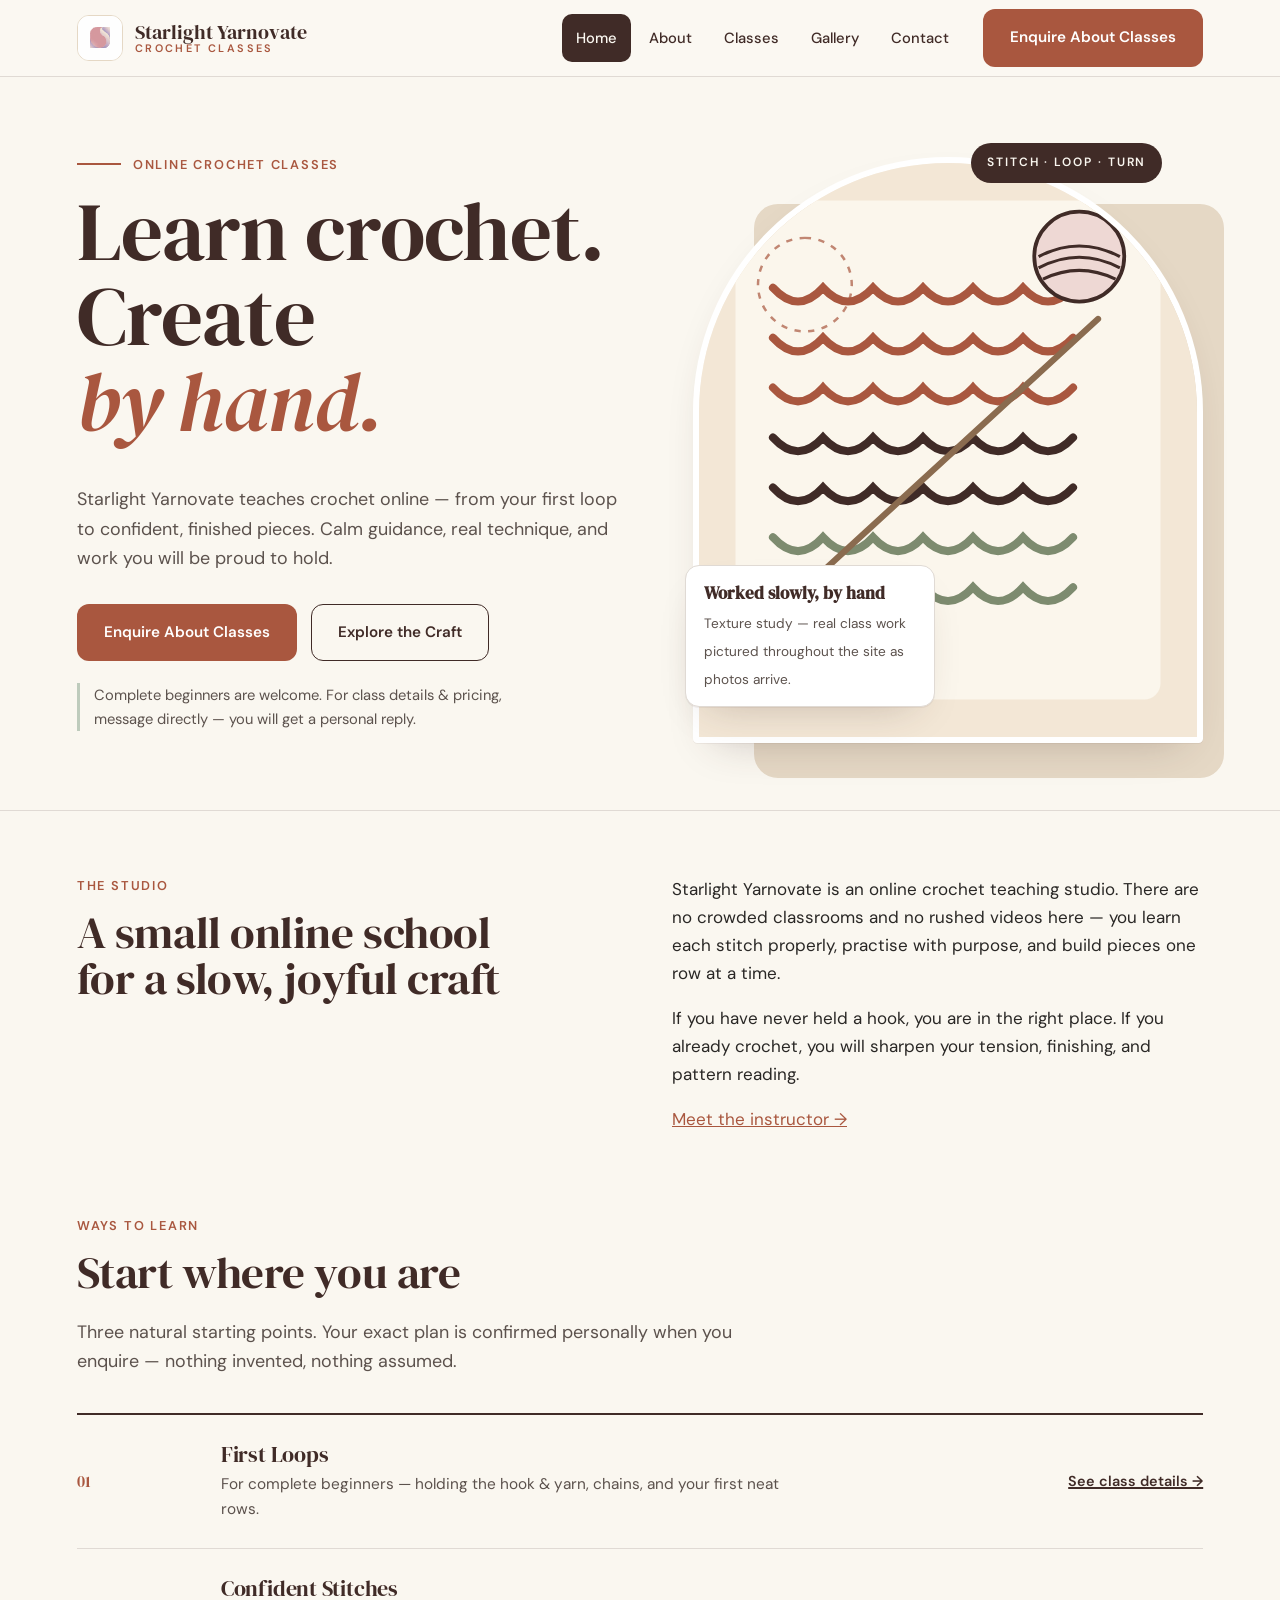
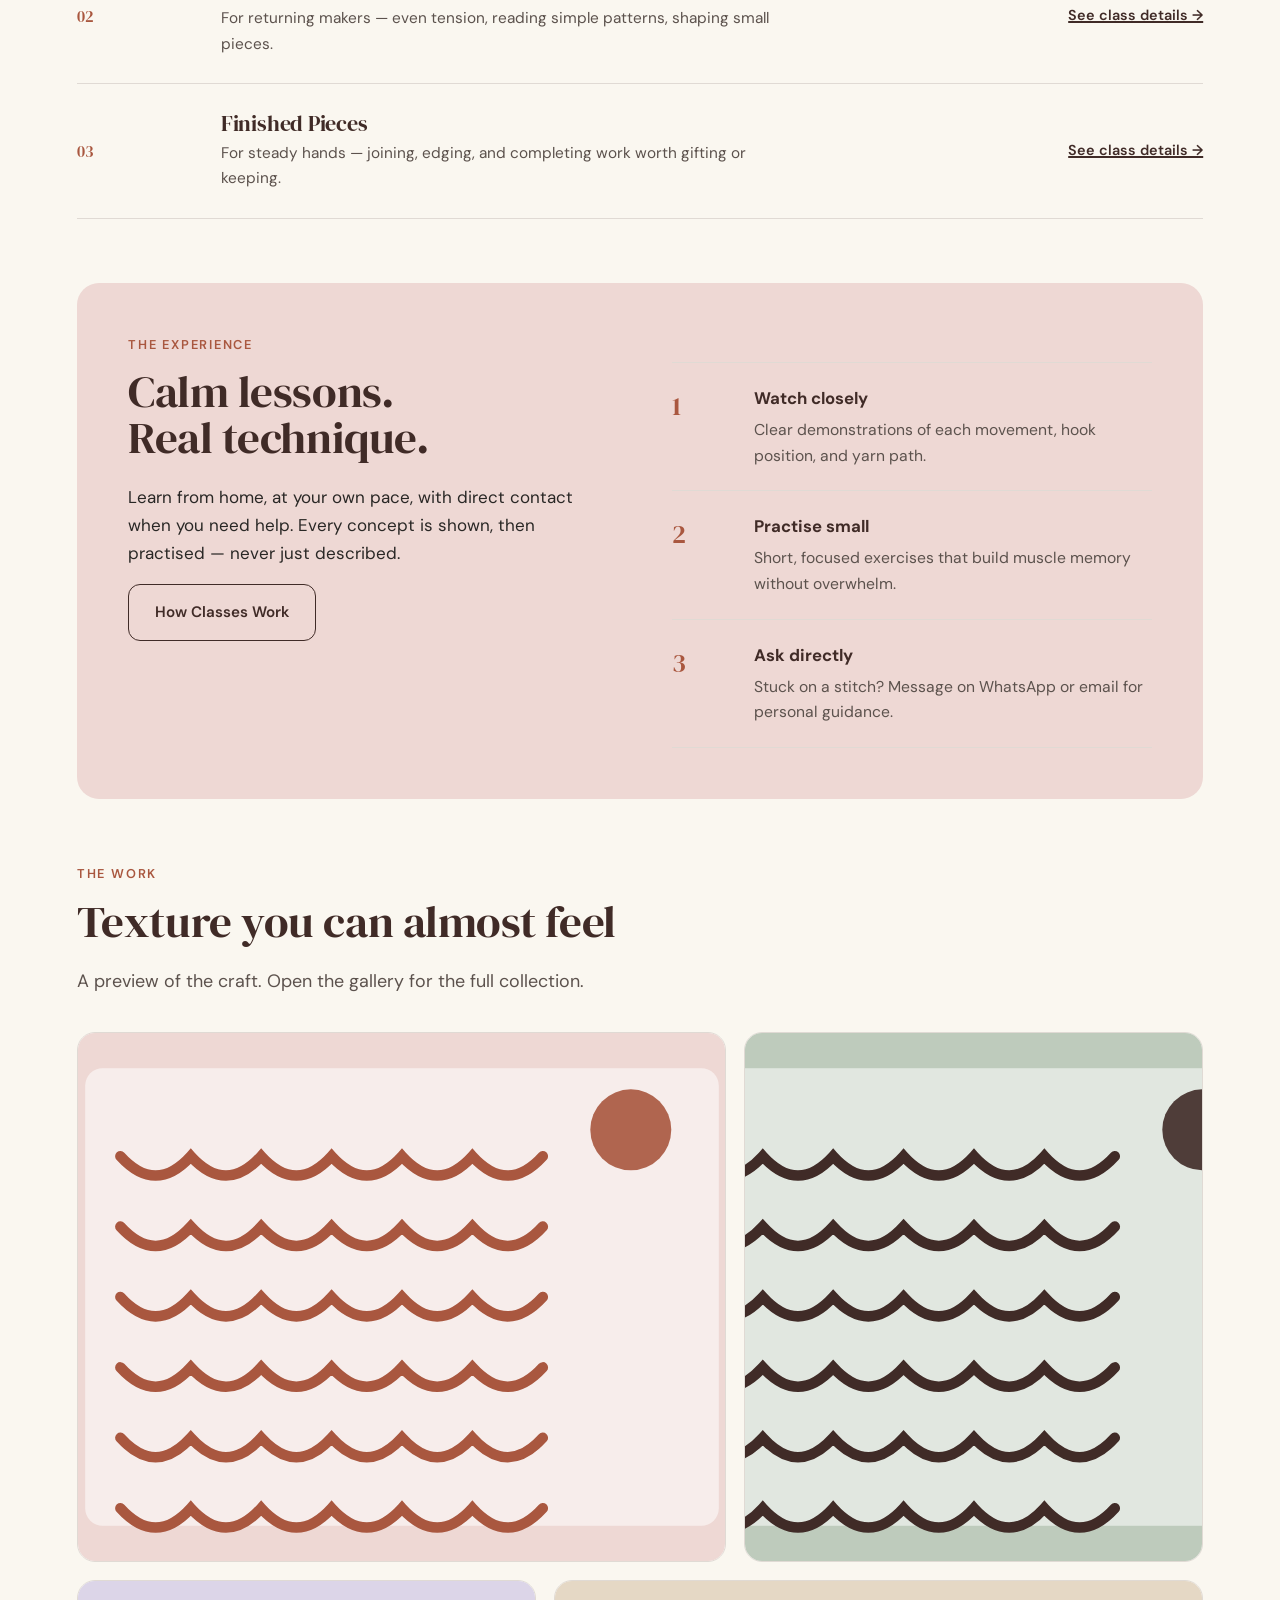
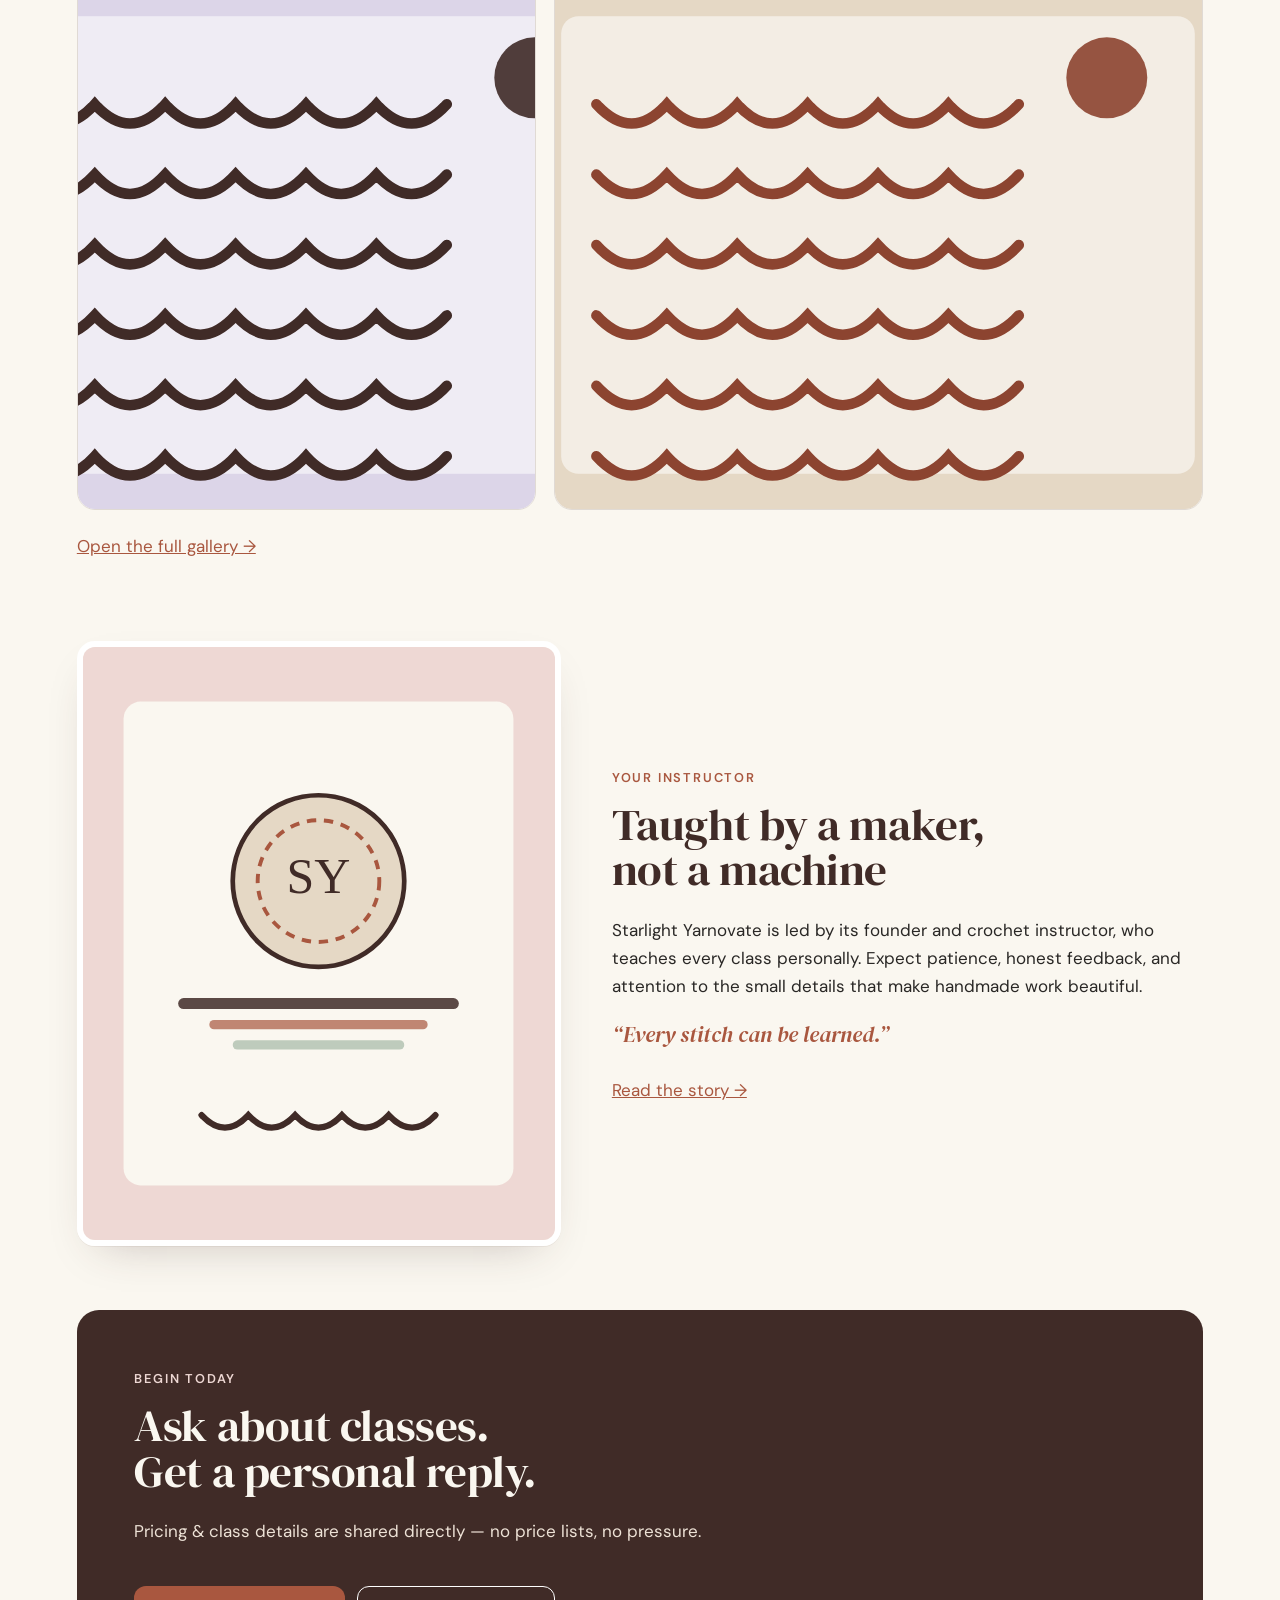
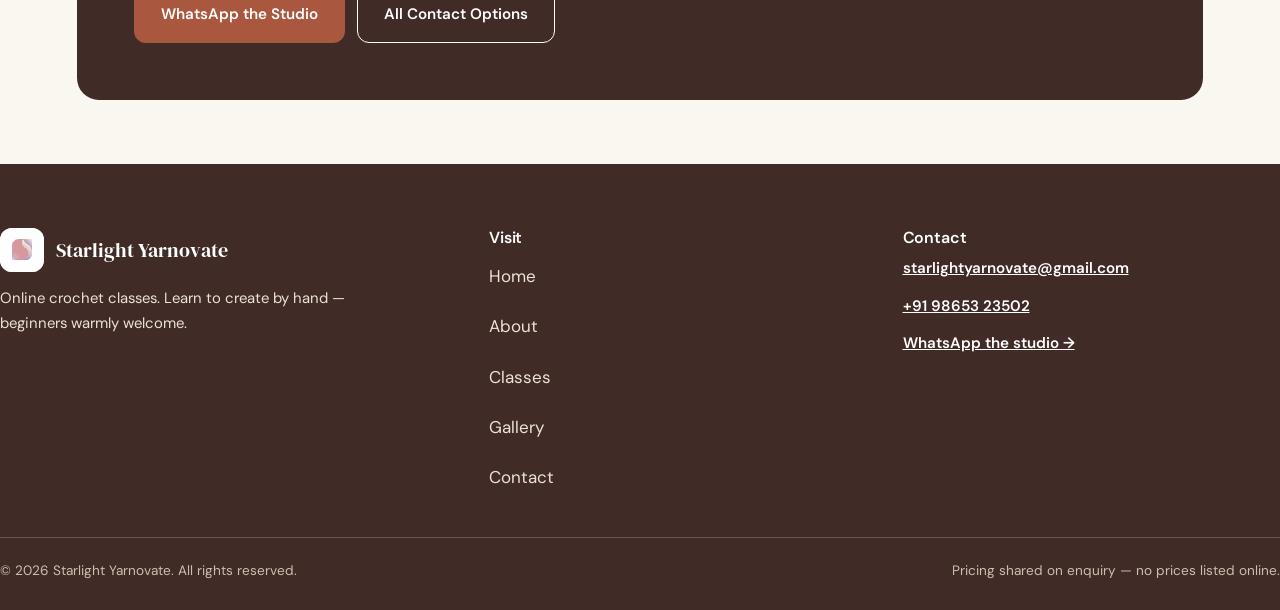
<file: index.html>
<!DOCTYPE html>
<html lang="en">
<head>
<meta charset="UTF-8">
<meta name="viewport" content="width=device-width, initial-scale=1">
<title>Starlight Yarnovate — Learn Crochet Online</title>
<meta name="description" content="Online crochet classes from Starlight Yarnovate. Learn to create by hand, stitch by stitch. Enquire for class details and pricing.">
<meta name="theme-color" content="#FAF7F0">
<meta name="color-scheme" content="light">
<link rel="icon" type="image/svg+xml" href="favicon.svg">
<link rel="preconnect" href="https://fonts.googleapis.com">
<link rel="preconnect" href="https://fonts.gstatic.com" crossorigin>
<link href="https://fonts.googleapis.com/css2?family=DM+Sans:wght@400;500;600;700&family=DM+Serif+Display&display=swap" rel="stylesheet">
<link rel="stylesheet" href="styles.css">
<script src="script.js" defer></script>
</head>
<body>
<a class="skip-link" href="#main">Skip to main content</a>
<header class="site-header">
  <div class="wrap header-inner">
    <a class="brand" href="index.html" aria-label="Starlight Yarnovate — home">
      <img src="assets/logo.svg" width="46" height="46" alt="Starlight Yarnovate logo" fetchpriority="high">
      <span class="brand-name" translate="no">Starlight Yarnovate<small>Crochet Classes</small></span>
    </a>
    <nav class="nav-desktop" aria-label="Primary">
      <a href="index.html" aria-current="page">Home</a>
      <a href="about.html">About</a>
      <a href="classes.html">Classes</a>
      <a href="gallery.html">Gallery</a>
      <a href="contact.html">Contact</a>
    </nav>
    <a class="btn btn-primary header-cta" href="https://wa.me/919865323502" target="_blank" rel="noopener">Enquire About Classes</a>
    <button class="menu-btn" type="button" data-menu-btn aria-expanded="false" aria-controls="mobile-nav" aria-label="Open menu">☰</button>
  </div>
  <nav class="mobile-nav" id="mobile-nav" data-mobile-nav aria-label="Mobile">
    <a href="index.html" aria-current="page">Home</a>
    <a href="about.html">About</a>
    <a href="classes.html">Classes</a>
    <a href="gallery.html">Gallery</a>
    <a href="contact.html">Contact</a>
    <a href="https://wa.me/919865323502" target="_blank" rel="noopener">Enquire About Classes →</a>
  </nav>
</header>

<main id="main">
  <!-- Signature hero -->
  <section class="hero" aria-labelledby="hero-h">
    <div class="wrap hero-grid">
      <div class="hero-copy">
        <p class="eyebrow"><span class="eyebrow-rule" aria-hidden="true"></span>Online Crochet Classes</p>
        <h1 id="hero-h">Learn crochet.<br>Create <em>by&nbsp;hand.</em></h1>
        <p class="lede"><span translate="no">Starlight Yarnovate</span> teaches crochet online — from your first loop to confident, finished pieces. Calm guidance, real technique, and work you will be proud to hold.</p>
        <div class="hero-actions">
          <a class="btn btn-primary" href="https://wa.me/919865323502" target="_blank" rel="noopener">Enquire About Classes</a>
          <a class="btn btn-secondary" href="gallery.html">Explore the Craft</a>
        </div>
        <p class="hero-note">Complete beginners are welcome. For class details &amp; pricing, message directly — you will get a personal reply.</p>
      </div>
      <figure class="hero-figure" style="margin:0">
        <div class="hero-field" aria-hidden="true"></div>
        <span class="hero-stitch" aria-hidden="true">Stitch · Loop · Turn</span>
        <img class="main" src="assets/hero-crochet.svg" width="800" height="920" alt="Close-up of cream crochet stitches in terracotta, cocoa and sage yarn with a hook" fetchpriority="high">
        <div class="hero-ticket"><strong>Worked slowly, by hand</strong><span>Texture study — real class work pictured throughout the site as photos arrive.</span></div>
      </figure>
    </div>
  </section>

  <hr class="rule">

  <!-- Intro -->
  <section class="section-tight" aria-labelledby="intro-h">
    <div class="wrap split">
      <div class="reveal">
        <p class="eyebrow">The Studio</p>
        <h2 id="intro-h">A small online school for a slow, joyful craft</h2>
      </div>
      <div class="reveal">
        <p><span translate="no">Starlight Yarnovate</span> is an online crochet teaching studio. There are no crowded classrooms and no rushed videos here — you learn each stitch properly, practise with purpose, and build pieces one row at a time.</p>
        <p>If you have never held a hook, you are in the right place. If you already crochet, you will sharpen your tension, finishing, and pattern reading.</p>
        <p><a href="about.html">Meet the instructor →</a></p>
      </div>
    </div>
  </section>

  <!-- Learning overview: editorial rows -->
  <section class="section-tight" aria-labelledby="learn-h" style="padding-top:0">
    <div class="wrap">
      <p class="eyebrow reveal">Ways to Learn</p>
      <h2 id="learn-h" class="reveal">Start where you are</h2>
      <p class="lede reveal">Three natural starting points. Your exact plan is confirmed personally when you enquire — nothing invented, nothing assumed.</p>
      <div class="thread-rows reveal">
        <div class="thread-row">
          <span class="no" aria-hidden="true">01</span>
          <div><h3>First Loops</h3><p>For complete beginners — holding the hook &amp; yarn, chains, and your first neat rows.</p></div>
          <a href="classes.html#levels">See class details →</a>
        </div>
        <div class="thread-row">
          <span class="no" aria-hidden="true">02</span>
          <div><h3>Confident Stitches</h3><p>For returning makers — even tension, reading simple patterns, shaping small pieces.</p></div>
          <a href="classes.html#levels">See class details →</a>
        </div>
        <div class="thread-row">
          <span class="no" aria-hidden="true">03</span>
          <div><h3>Finished Pieces</h3><p>For steady hands — joining, edging, and completing work worth gifting or keeping.</p></div>
          <a href="classes.html#levels">See class details →</a>
        </div>
      </div>
    </div>
  </section>

  <!-- Learning experience -->
  <section class="section-tight" aria-labelledby="exp-h" style="padding-top:0">
    <div class="wrap">
      <div class="blush-panel">
        <div class="split">
          <div>
            <p class="eyebrow">The Experience</p>
            <h2 id="exp-h">Calm lessons.<br>Real technique.</h2>
            <p>Learn from home, at your own pace, with direct contact when you need help. Every concept is shown, then practised — never just described.</p>
            <a class="btn btn-secondary" href="classes.html">How Classes Work</a>
          </div>
          <ol class="number-list">
            <li><b>1</b><div><strong>Watch closely</strong><p>Clear demonstrations of each movement, hook position, and yarn path.</p></div></li>
            <li><b>2</b><div><strong>Practise small</strong><p>Short, focused exercises that build muscle memory without overwhelm.</p></div></li>
            <li><b>3</b><div><strong>Ask directly</strong><p>Stuck on a stitch? Message on WhatsApp or email for personal guidance.</p></div></li>
          </ol>
        </div>
      </div>
    </div>
  </section>

  <!-- Gallery preview -->
  <section class="section-tight" aria-labelledby="gal-h" style="padding-top:0">
    <div class="wrap">
      <p class="eyebrow reveal">The Work</p>
      <h2 id="gal-h" class="reveal">Texture you can almost feel</h2>
      <p class="lede reveal">A preview of the craft. Open the gallery for the full collection.</p>
      <div class="strip reveal">
        <figure class="s1"><img src="assets/gallery/g1.svg" width="800" height="600" alt="Cream crochet texture with terracotta stitch rows" loading="lazy"><figcaption>Terracotta row study</figcaption></figure>
        <figure class="s2"><img src="assets/gallery/g2.svg" width="800" height="600" alt="Sage and cocoa crochet stitch texture" loading="lazy"><figcaption>Sage tension study</figcaption></figure>
        <figure class="s3"><img src="assets/gallery/g3.svg" width="800" height="600" alt="Lavender crochet stitch rows" loading="lazy"><figcaption>Lavender loop study</figcaption></figure>
        <figure class="s4"><img src="assets/gallery/g4.svg" width="800" height="600" alt="Oatmeal crochet texture with deep terracotta rows" loading="lazy"><figcaption>Oatmeal &amp; cocoa study</figcaption></figure>
      </div>
      <p style="margin-top:22px"><a href="gallery.html">Open the full gallery →</a></p>
    </div>
  </section>

  <!-- Instructor -->
  <section class="section-tight" aria-labelledby="inst-h" style="padding-top:0">
    <div class="wrap instructor">
      <img src="assets/instructor.svg" width="640" height="760" alt="Illustrated placeholder for the Starlight Yarnovate instructor portrait" loading="lazy" class="reveal">
      <div class="reveal">
        <p class="eyebrow">Your Instructor</p>
        <h2 id="inst-h">Taught by a maker, not a machine</h2>
        <p><span translate="no">Starlight Yarnovate</span> is led by its founder and crochet instructor, who teaches every class personally. Expect patience, honest feedback, and attention to the small details that make handmade work beautiful.</p>
        <p class="sig">“Every stitch can be learned.”</p>
        <p><a href="about.html">Read the story →</a></p>
      </div>
    </div>
  </section>

  <!-- Contact CTA -->
  <section class="section-tight" aria-labelledby="cta-h" style="padding-top:0">
    <div class="wrap">
      <div class="cocoa-panel cta-band reveal">
        <div>
          <p class="eyebrow" style="color:var(--blush)">Begin Today</p>
          <h2 id="cta-h">Ask about classes.<br>Get a personal reply.</h2>
          <p>Pricing &amp; class details are shared directly — no price lists, no pressure.</p>
        </div>
        <div class="btn-row">
          <a class="btn btn-primary" href="https://wa.me/919865323502" target="_blank" rel="noopener">WhatsApp the Studio</a>
          <a class="btn" style="border-color:#fff;color:#fff" href="contact.html">All Contact Options</a>
        </div>
      </div>
    </div>
  </section>
</main>

<footer>
  <div class="wrap footer-grid">
    <div>
      <a class="footer-brand" href="index.html"><img src="assets/logo.svg" width="44" height="44" alt="Starlight Yarnovate logo"><span class="brand-name" translate="no">Starlight Yarnovate</span></a>
      <p style="font-size:.93rem;max-width:36ch">Online crochet classes. Learn to create by hand — beginners warmly welcome.</p>
    </div>
    <nav aria-label="Footer">
      <h3 style="font-size:1rem;font-family:var(--font-body);font-weight:600">Visit</h3>
      <ul>
        <li><a href="index.html">Home</a></li>
        <li><a href="about.html">About</a></li>
        <li><a href="classes.html">Classes</a></li>
        <li><a href="gallery.html">Gallery</a></li>
        <li><a href="contact.html">Contact</a></li>
      </ul>
    </nav>
    <div>
      <h3 style="font-size:1rem;font-family:var(--font-body);font-weight:600">Contact</h3>
      <ul class="contact-lines">
        <li><a href="mailto:starlightyarnovate@gmail.com">starlightyarnovate@gmail.com</a></li>
        <li><a href="tel:+919865323502">+91 98653 23502</a></li>
        <li><a href="https://wa.me/919865323502" target="_blank" rel="noopener">WhatsApp the studio →</a></li>
      </ul>
    </div>
  </div>
  <div class="wrap fine"><span>© <span data-year>2026</span> <span translate="no">Starlight Yarnovate</span>. All rights reserved.</span><span>Pricing shared on enquiry — no prices listed online.</span></div>
</footer>
</body>
</html>
</file>
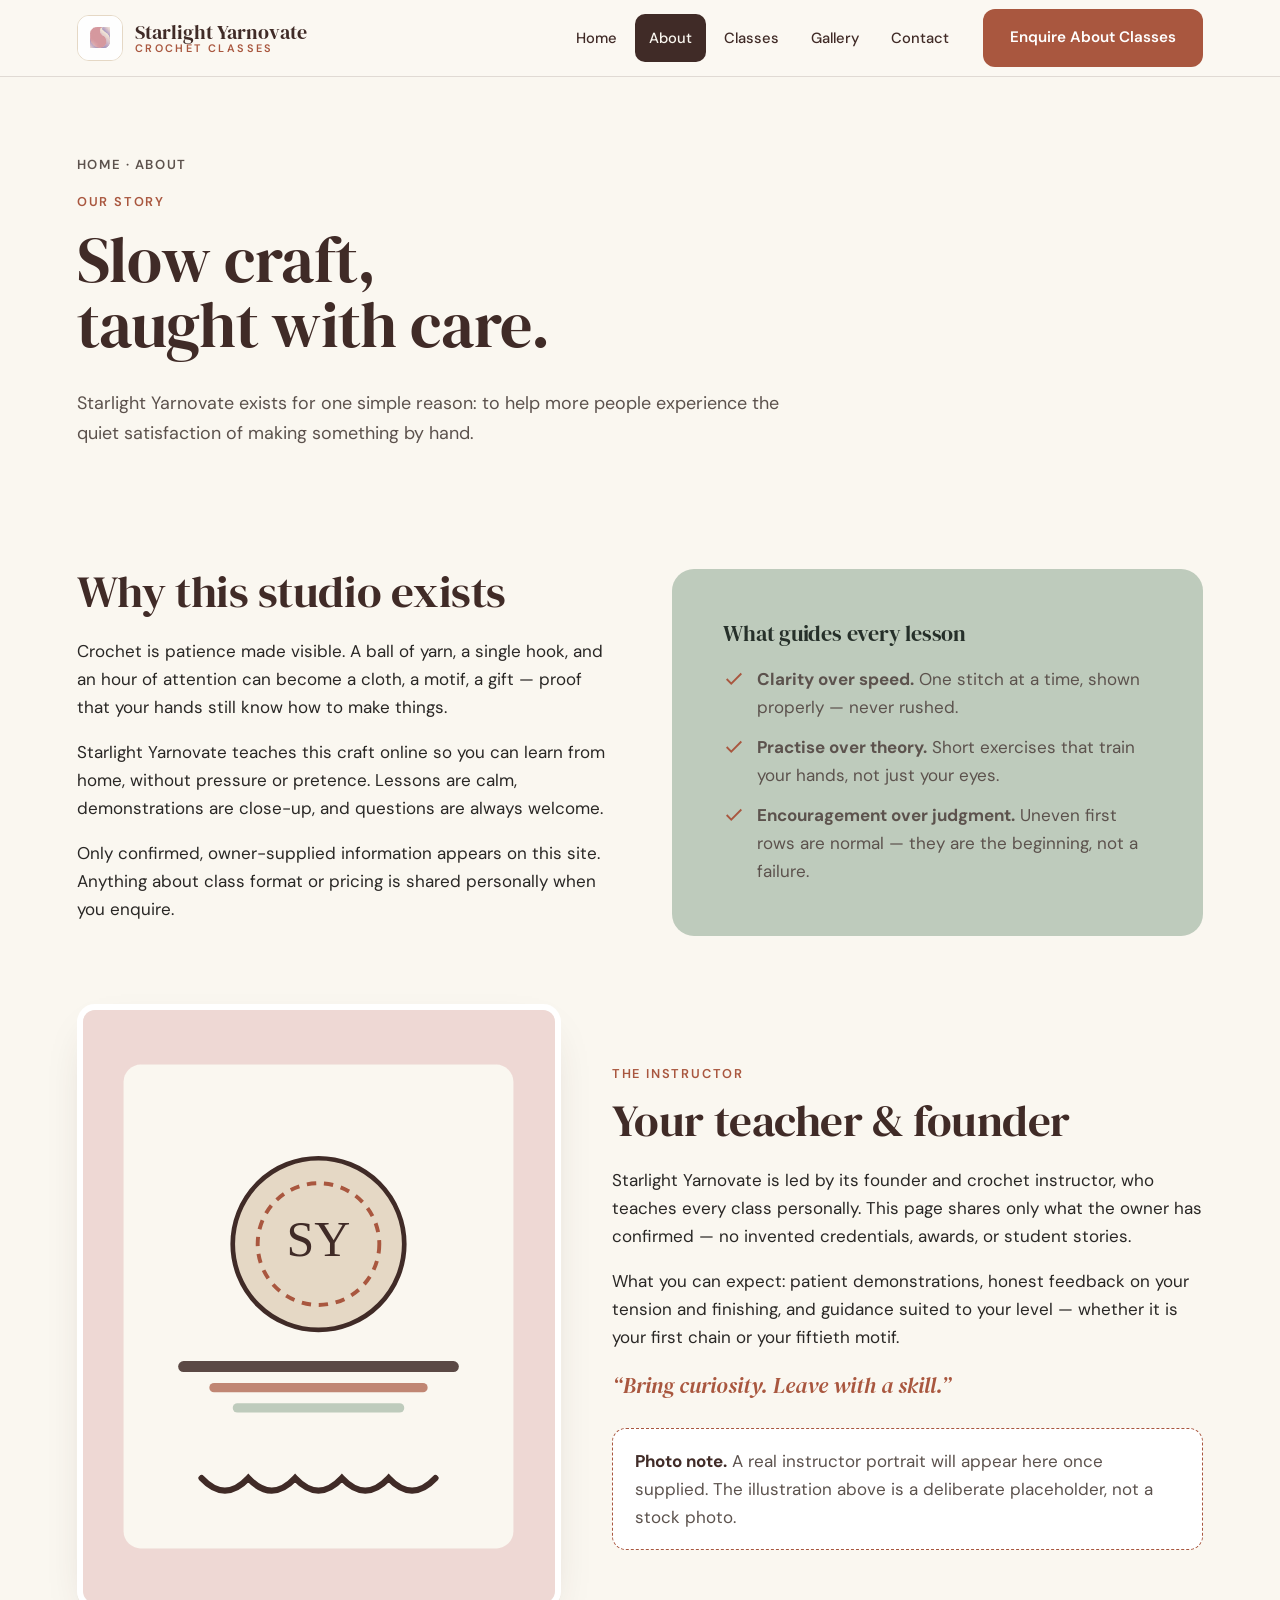
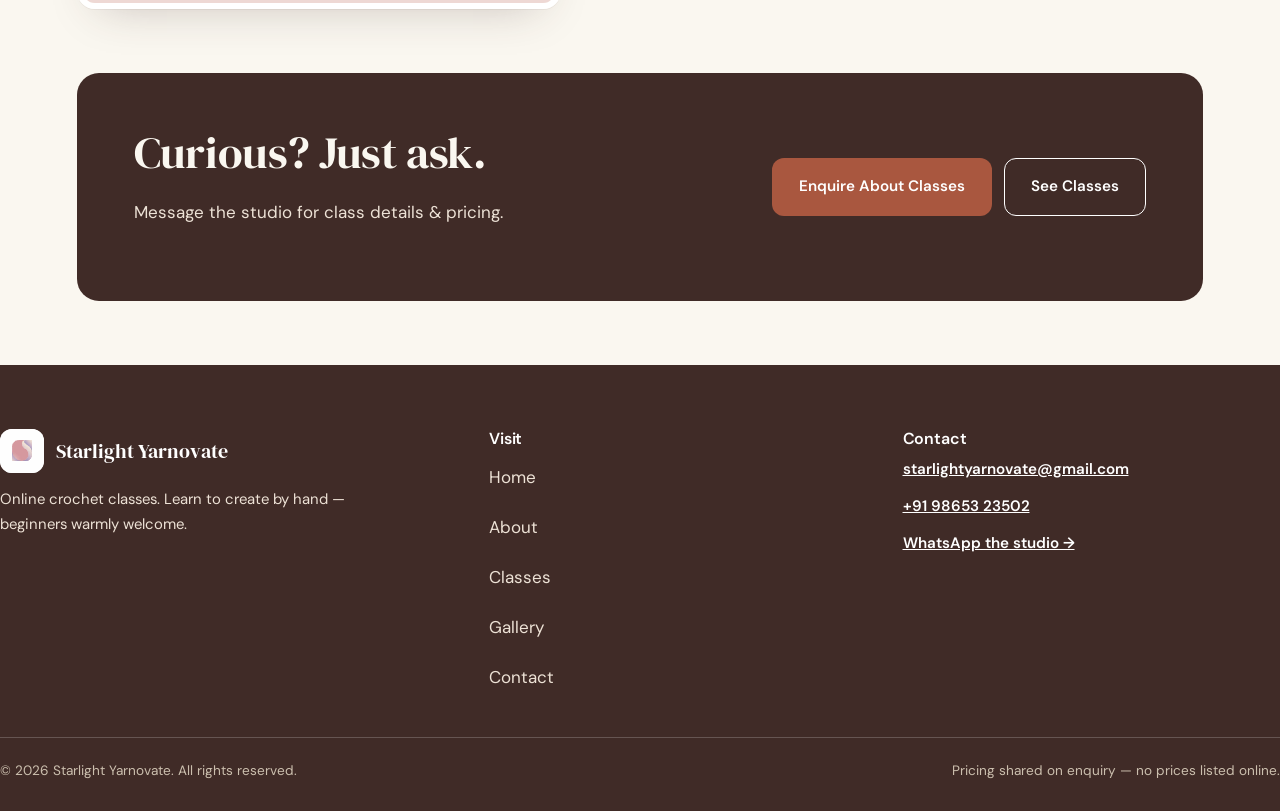
<file: about.html>
<!DOCTYPE html>
<html lang="en">
<head>
<meta charset="UTF-8">
<meta name="viewport" content="width=device-width, initial-scale=1">
<title>About — Starlight Yarnovate</title>
<meta name="description" content="The story and teaching philosophy of Starlight Yarnovate, an online crochet teaching studio.">
<meta name="theme-color" content="#FAF7F0">
<meta name="color-scheme" content="light">
<link rel="icon" type="image/svg+xml" href="favicon.svg">
<link rel="preconnect" href="https://fonts.googleapis.com">
<link rel="preconnect" href="https://fonts.gstatic.com" crossorigin>
<link href="https://fonts.googleapis.com/css2?family=DM+Sans:wght@400;500;600;700&family=DM+Serif+Display&display=swap" rel="stylesheet">
<link rel="stylesheet" href="styles.css">
<script src="script.js" defer></script>
</head>
<body>
<a class="skip-link" href="#main">Skip to main content</a>
<header class="site-header">
  <div class="wrap header-inner">
    <a class="brand" href="index.html" aria-label="Starlight Yarnovate — home">
      <img src="assets/logo.svg" width="46" height="46" alt="Starlight Yarnovate logo">
      <span class="brand-name" translate="no">Starlight Yarnovate<small>Crochet Classes</small></span>
    </a>
    <nav class="nav-desktop" aria-label="Primary">
      <a href="index.html">Home</a>
      <a href="about.html" aria-current="page">About</a>
      <a href="classes.html">Classes</a>
      <a href="gallery.html">Gallery</a>
      <a href="contact.html">Contact</a>
    </nav>
    <a class="btn btn-primary header-cta" href="https://wa.me/919865323502" target="_blank" rel="noopener">Enquire About Classes</a>
    <button class="menu-btn" type="button" data-menu-btn aria-expanded="false" aria-controls="mobile-nav" aria-label="Open menu">☰</button>
  </div>
  <nav class="mobile-nav" id="mobile-nav" data-mobile-nav aria-label="Mobile">
    <a href="index.html">Home</a>
    <a href="about.html" aria-current="page">About</a>
    <a href="classes.html">Classes</a>
    <a href="gallery.html">Gallery</a>
    <a href="contact.html">Contact</a>
    <a href="https://wa.me/919865323502" target="_blank" rel="noopener">Enquire About Classes →</a>
  </nav>
</header>
<main id="main">
  <section class="page-hero" aria-labelledby="pg-h">
    <div class="wrap">
      <p class="crumb"><a href="index.html">Home</a> · About</p>
      <p class="eyebrow">Our Story</p>
      <h1 id="pg-h">Slow craft,<br>taught with care.</h1>
      <p class="lede"><span translate="no">Starlight Yarnovate</span> exists for one simple reason: to help more people experience the quiet satisfaction of making something by hand.</p>
    </div>
  </section>

  <section class="section-tight" aria-labelledby="story-h">
    <div class="wrap split">
      <div>
        <h2 id="story-h">Why this studio exists</h2>
        <p>Crochet is patience made visible. A ball of yarn, a single hook, and an hour of attention can become a cloth, a motif, a gift — proof that your hands still know how to make things.</p>
        <p><span translate="no">Starlight Yarnovate</span> teaches this craft online so you can learn from home, without pressure or pretence. Lessons are calm, demonstrations are close-up, and questions are always welcome.</p>
        <p>Only confirmed, owner-supplied information appears on this site. Anything about class format or pricing is shared personally when you enquire.</p>
      </div>
      <div class="sage-panel">
        <h3>What guides every lesson</h3>
        <ul class="check-list">
          <li><svg viewBox="0 0 24 24" fill="none" stroke="currentColor" stroke-width="2" aria-hidden="true"><path d="M4 12l5 5L20 6"/></svg><span><strong>Clarity over speed.</strong> One stitch at a time, shown properly — never rushed.</span></li>
          <li><svg viewBox="0 0 24 24" fill="none" stroke="currentColor" stroke-width="2" aria-hidden="true"><path d="M4 12l5 5L20 6"/></svg><span><strong>Practise over theory.</strong> Short exercises that train your hands, not just your eyes.</span></li>
          <li><svg viewBox="0 0 24 24" fill="none" stroke="currentColor" stroke-width="2" aria-hidden="true"><path d="M4 12l5 5L20 6"/></svg><span><strong>Encouragement over judgment.</strong> Uneven first rows are normal — they are the beginning, not a failure.</span></li>
        </ul>
      </div>
    </div>
  </section>

  <section class="section-tight" aria-labelledby="who-h" style="padding-top:0">
    <div class="wrap instructor">
      <img src="assets/instructor.svg" width="640" height="760" alt="Illustrated placeholder for the Starlight Yarnovate instructor portrait" loading="lazy">
      <div>
        <p class="eyebrow">The Instructor</p>
        <h2 id="who-h">Your teacher &amp; founder</h2>
        <p><span translate="no">Starlight Yarnovate</span> is led by its founder and crochet instructor, who teaches every class personally. This page shares only what the owner has confirmed — no invented credentials, awards, or student stories.</p>
        <p>What you can expect: patient demonstrations, honest feedback on your tension and finishing, and guidance suited to your level — whether it is your first chain or your fiftieth motif.</p>
        <p class="sig">“Bring curiosity. Leave with a skill.”</p>
        <div class="notice"><strong>Photo note.</strong> A real instructor portrait will appear here once supplied. The illustration above is a deliberate placeholder, not a stock photo.</div>
      </div>
    </div>
  </section>

  <section class="section-tight" aria-labelledby="cta-h" style="padding-top:0">
    <div class="wrap">
      <div class="cocoa-panel cta-band">
        <div>
          <h2 id="cta-h">Curious? Just ask.</h2>
          <p>Message the studio for class details &amp; pricing.</p>
        </div>
        <div class="btn-row">
          <a class="btn btn-primary" href="https://wa.me/919865323502" target="_blank" rel="noopener">Enquire About Classes</a>
          <a class="btn" style="border-color:#fff;color:#fff" href="classes.html">See Classes</a>
        </div>
      </div>
    </div>
  </section>
</main>
<footer>
  <div class="wrap footer-grid">
    <div>
      <a class="footer-brand" href="index.html"><img src="assets/logo.svg" width="44" height="44" alt="Starlight Yarnovate logo"><span class="brand-name" translate="no">Starlight Yarnovate</span></a>
      <p style="font-size:.93rem;max-width:36ch">Online crochet classes. Learn to create by hand — beginners warmly welcome.</p>
    </div>
    <nav aria-label="Footer"><h3 style="font-size:1rem;font-family:var(--font-body);font-weight:600">Visit</h3>
      <ul><li><a href="index.html">Home</a></li><li><a href="about.html">About</a></li><li><a href="classes.html">Classes</a></li><li><a href="gallery.html">Gallery</a></li><li><a href="contact.html">Contact</a></li></ul>
    </nav>
    <div><h3 style="font-size:1rem;font-family:var(--font-body);font-weight:600">Contact</h3>
      <ul class="contact-lines">
        <li><a href="mailto:starlightyarnovate@gmail.com">starlightyarnovate@gmail.com</a></li>
        <li><a href="tel:+919865323502">+91 98653 23502</a></li>
        <li><a href="https://wa.me/919865323502" target="_blank" rel="noopener">WhatsApp the studio →</a></li>
      </ul>
    </div>
  </div>
  <div class="wrap fine"><span>© <span data-year>2026</span> <span translate="no">Starlight Yarnovate</span>. All rights reserved.</span><span>Pricing shared on enquiry — no prices listed online.</span></div>
</footer>
</body>
</html>
</file>
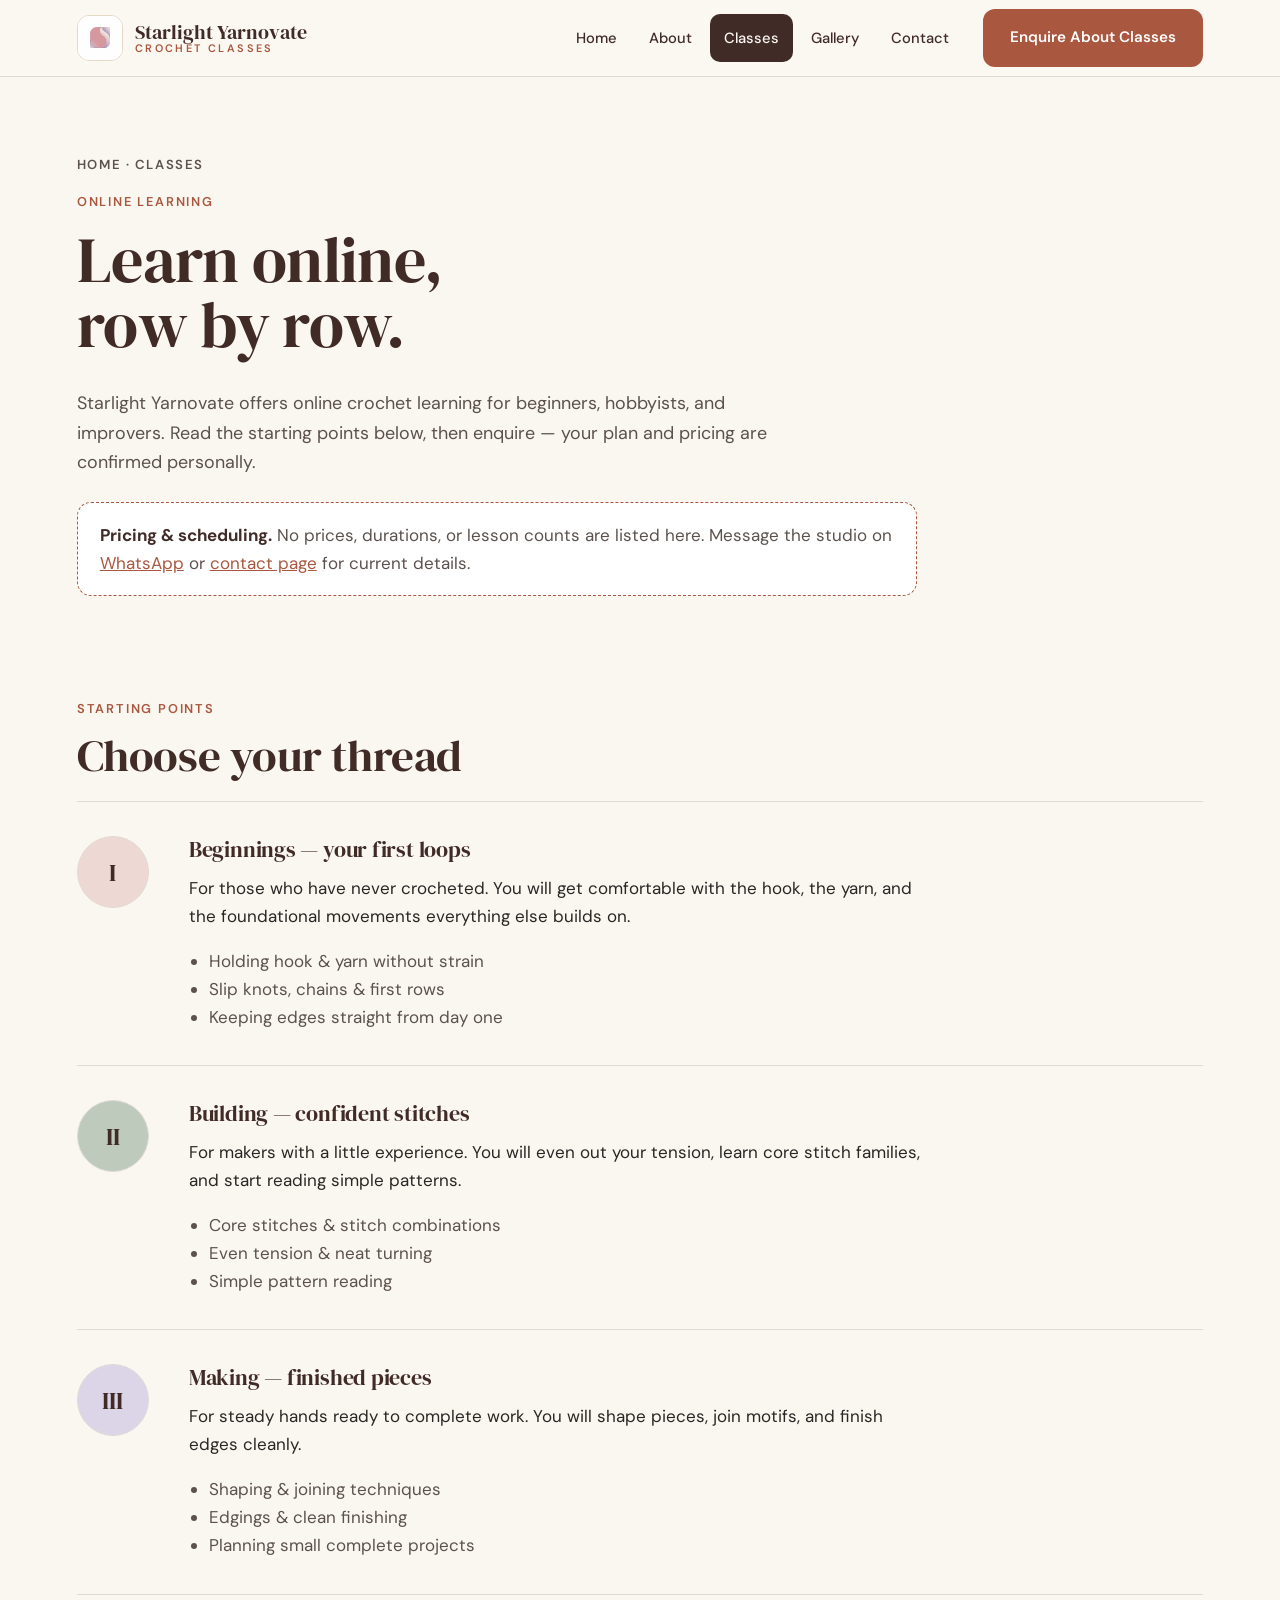
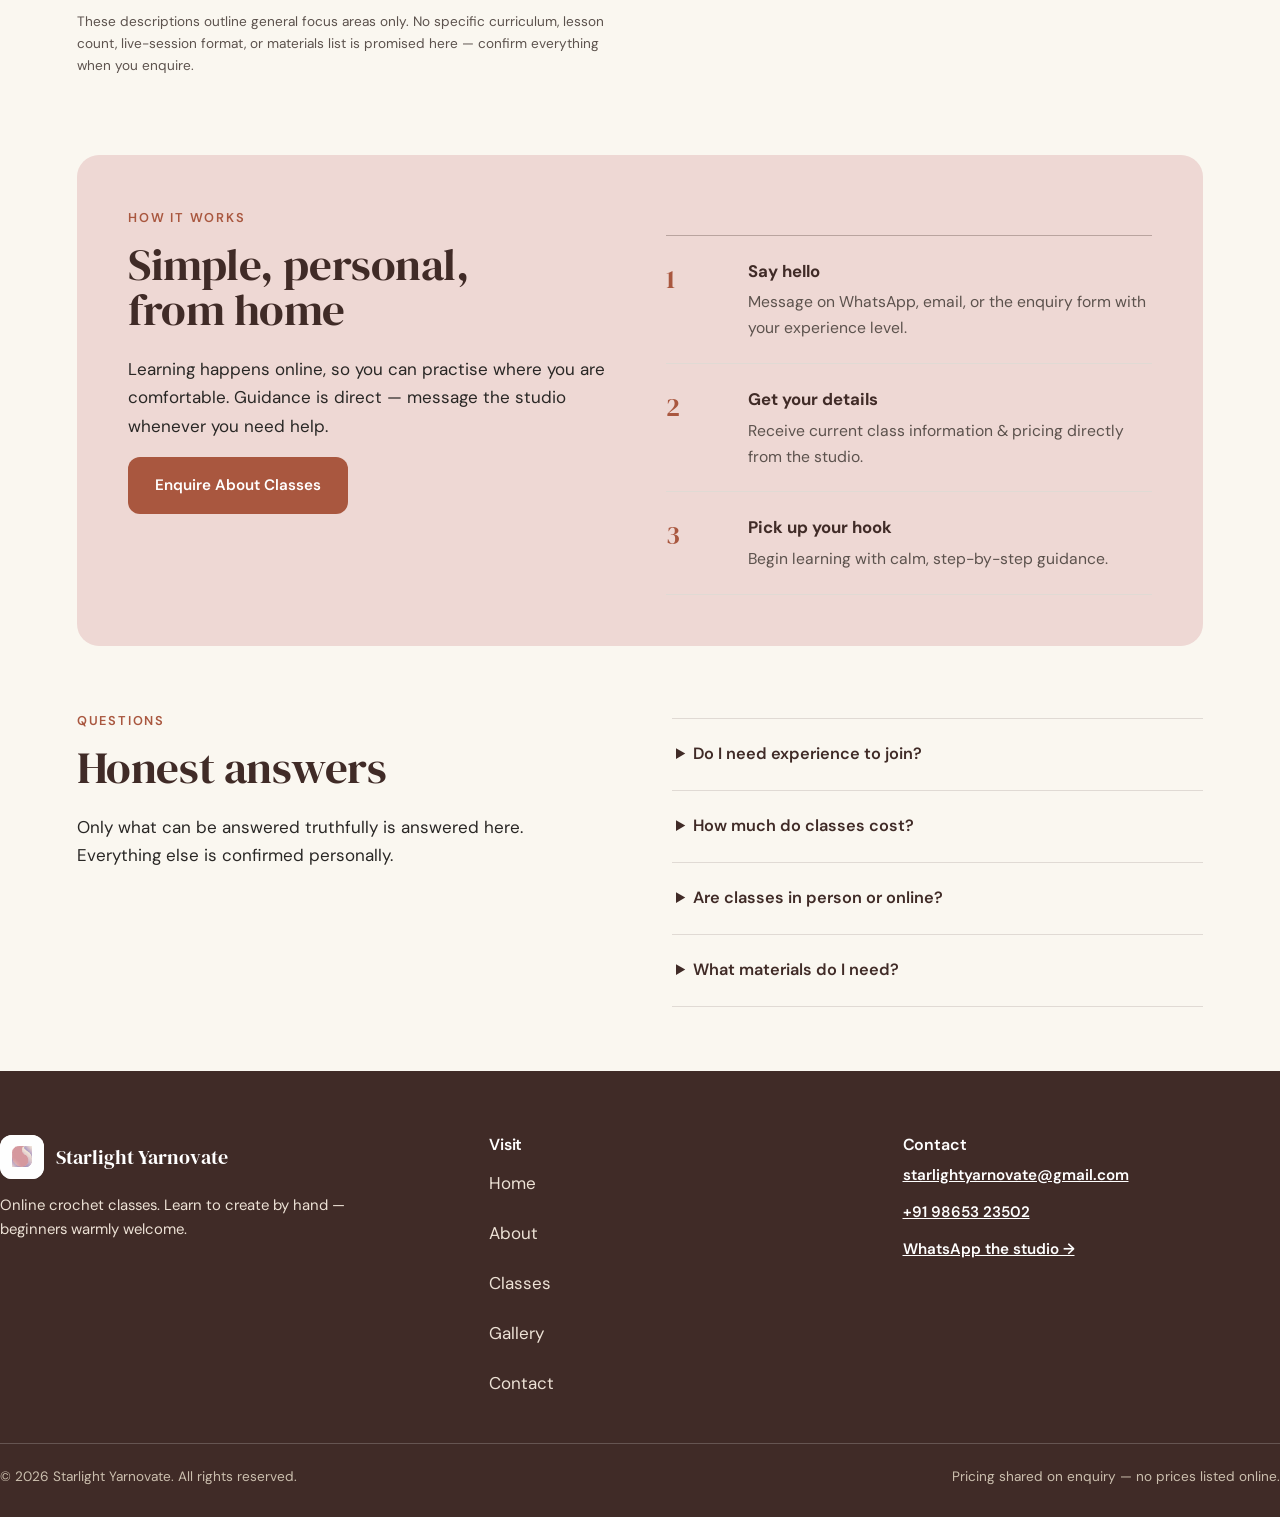
<file: classes.html>
<!DOCTYPE html>
<html lang="en">
<head>
<meta charset="UTF-8">
<meta name="viewport" content="width=device-width, initial-scale=1">
<title>Classes — Starlight Yarnovate</title>
<meta name="description" content="Online crochet learning from Starlight Yarnovate. Explore starting points and enquire for class details and pricing.">
<meta name="theme-color" content="#FAF7F0">
<meta name="color-scheme" content="light">
<link rel="icon" type="image/svg+xml" href="favicon.svg">
<link rel="preconnect" href="https://fonts.googleapis.com">
<link rel="preconnect" href="https://fonts.gstatic.com" crossorigin>
<link href="https://fonts.googleapis.com/css2?family=DM+Sans:wght@400;500;600;700&family=DM+Serif+Display&display=swap" rel="stylesheet">
<link rel="stylesheet" href="styles.css">
<script src="script.js" defer></script>
</head>
<body>
<a class="skip-link" href="#main">Skip to main content</a>
<header class="site-header">
  <div class="wrap header-inner">
    <a class="brand" href="index.html" aria-label="Starlight Yarnovate — home">
      <img src="assets/logo.svg" width="46" height="46" alt="Starlight Yarnovate logo">
      <span class="brand-name" translate="no">Starlight Yarnovate<small>Crochet Classes</small></span>
    </a>
    <nav class="nav-desktop" aria-label="Primary">
      <a href="index.html">Home</a>
      <a href="about.html">About</a>
      <a href="classes.html" aria-current="page">Classes</a>
      <a href="gallery.html">Gallery</a>
      <a href="contact.html">Contact</a>
    </nav>
    <a class="btn btn-primary header-cta" href="https://wa.me/919865323502" target="_blank" rel="noopener">Enquire About Classes</a>
    <button class="menu-btn" type="button" data-menu-btn aria-expanded="false" aria-controls="mobile-nav" aria-label="Open menu">☰</button>
  </div>
  <nav class="mobile-nav" id="mobile-nav" data-mobile-nav aria-label="Mobile">
    <a href="index.html">Home</a>
    <a href="about.html">About</a>
    <a href="classes.html" aria-current="page">Classes</a>
    <a href="gallery.html">Gallery</a>
    <a href="contact.html">Contact</a>
    <a href="https://wa.me/919865323502" target="_blank" rel="noopener">Enquire About Classes →</a>
  </nav>
</header>
<main id="main">
  <section class="page-hero" aria-labelledby="pg-h">
    <div class="wrap">
      <p class="crumb"><a href="index.html">Home</a> · Classes</p>
      <p class="eyebrow">Online Learning</p>
      <h1 id="pg-h">Learn online,<br>row by row.</h1>
      <p class="lede"><span translate="no">Starlight Yarnovate</span> offers online crochet learning for beginners, hobbyists, and improvers. Read the starting points below, then enquire — your plan and pricing are confirmed personally.</p>
      <div class="notice" style="margin-top:24px;max-width:70ch"><strong>Pricing &amp; scheduling.</strong> No prices, durations, or lesson counts are listed here. Message the studio on <a href="https://wa.me/919865323502" target="_blank" rel="noopener">WhatsApp</a> or <a href="contact.html">contact page</a> for current details.</div>
    </div>
  </section>

  <section class="section-tight" id="levels" aria-labelledby="lvl-h" style="scroll-margin-top:96px">
    <div class="wrap">
      <p class="eyebrow">Starting Points</p>
      <h2 id="lvl-h">Choose your thread</h2>
      <div style="margin-top:12px">
        <div class="level">
          <span class="mark" aria-hidden="true">I</span>
          <div>
            <h3>Beginnings — your first loops</h3>
            <p>For those who have never crocheted. You will get comfortable with the hook, the yarn, and the foundational movements everything else builds on.</p>
            <ul><li>Holding hook &amp; yarn without strain</li><li>Slip knots, chains &amp; first rows</li><li>Keeping edges straight from day one</li></ul>
          </div>
        </div>
        <div class="level">
          <span class="mark" aria-hidden="true">II</span>
          <div>
            <h3>Building — confident stitches</h3>
            <p>For makers with a little experience. You will even out your tension, learn core stitch families, and start reading simple patterns.</p>
            <ul><li>Core stitches &amp; stitch combinations</li><li>Even tension &amp; neat turning</li><li>Simple pattern reading</li></ul>
          </div>
        </div>
        <div class="level">
          <span class="mark" aria-hidden="true">III</span>
          <div>
            <h3>Making — finished pieces</h3>
            <p>For steady hands ready to complete work. You will shape pieces, join motifs, and finish edges cleanly.</p>
            <ul><li>Shaping &amp; joining techniques</li><li>Edgings &amp; clean finishing</li><li>Planning small complete projects</li></ul>
          </div>
        </div>
      </div>
      <p class="hint" style="margin-top:16px">These descriptions outline general focus areas only. No specific curriculum, lesson count, live-session format, or materials list is promised here — confirm everything when you enquire.</p>
    </div>
  </section>

  <section class="section-tight" aria-labelledby="how-h" style="padding-top:0">
    <div class="wrap">
      <div class="blush-panel">
        <div class="two-col">
          <div>
            <p class="eyebrow">How It Works</p>
            <h2 id="how-h">Simple, personal, from home</h2>
            <p>Learning happens online, so you can practise where you are comfortable. Guidance is direct — message the studio whenever you need help.</p>
            <a class="btn btn-primary" href="https://wa.me/919865323502" target="_blank" rel="noopener">Enquire About Classes</a>
          </div>
          <ol class="number-list" style="border-color:rgba(64,43,39,.3)">
            <li><b>1</b><div><strong>Say hello</strong><p>Message on WhatsApp, email, or the enquiry form with your experience level.</p></div></li>
            <li><b>2</b><div><strong>Get your details</strong><p>Receive current class information &amp; pricing directly from the studio.</p></div></li>
            <li><b>3</b><div><strong>Pick up your hook</strong><p>Begin learning with calm, step-by-step guidance.</p></div></li>
          </ol>
        </div>
      </div>
    </div>
  </section>

  <section class="section-tight" aria-labelledby="faq-h" style="padding-top:0">
    <div class="wrap split">
      <div>
        <p class="eyebrow">Questions</p>
        <h2 id="faq-h">Honest answers</h2>
        <p>Only what can be answered truthfully is answered here. Everything else is confirmed personally.</p>
      </div>
      <div class="faq">
        <details><summary>Do I need experience to join?</summary><p>No. Complete beginners are welcome — the earliest lessons assume you have never held a hook.</p></details>
        <details><summary>How much do classes cost?</summary><p>Pricing is shared directly through enquiry. Message on WhatsApp at +91 98653 23502 or email the studio for current details.</p></details>
        <details><summary>Are classes in person or online?</summary><p><span translate="no">Starlight Yarnovate</span> teaches online. Exact session arrangements are confirmed when you enquire.</p></details>
        <details><summary>What materials do I need?</summary><p>Your materials are confirmed with your class details — enquire first so you buy only what you will actually use.</p></details>
      </div>
    </div>
  </section>
</main>
<footer>
  <div class="wrap footer-grid">
    <div>
      <a class="footer-brand" href="index.html"><img src="assets/logo.svg" width="44" height="44" alt="Starlight Yarnovate logo"><span class="brand-name" translate="no">Starlight Yarnovate</span></a>
      <p style="font-size:.93rem;max-width:36ch">Online crochet classes. Learn to create by hand — beginners warmly welcome.</p>
    </div>
    <nav aria-label="Footer"><h3 style="font-size:1rem;font-family:var(--font-body);font-weight:600">Visit</h3>
      <ul><li><a href="index.html">Home</a></li><li><a href="about.html">About</a></li><li><a href="classes.html">Classes</a></li><li><a href="gallery.html">Gallery</a></li><li><a href="contact.html">Contact</a></li></ul>
    </nav>
    <div><h3 style="font-size:1rem;font-family:var(--font-body);font-weight:600">Contact</h3>
      <ul class="contact-lines">
        <li><a href="mailto:starlightyarnovate@gmail.com">starlightyarnovate@gmail.com</a></li>
        <li><a href="tel:+919865323502">+91 98653 23502</a></li>
        <li><a href="https://wa.me/919865323502" target="_blank" rel="noopener">WhatsApp the studio →</a></li>
      </ul>
    </div>
  </div>
  <div class="wrap fine"><span>© <span data-year>2026</span> <span translate="no">Starlight Yarnovate</span>. All rights reserved.</span><span>Pricing shared on enquiry — no prices listed online.</span></div>
</footer>
</body>
</html>
</file>
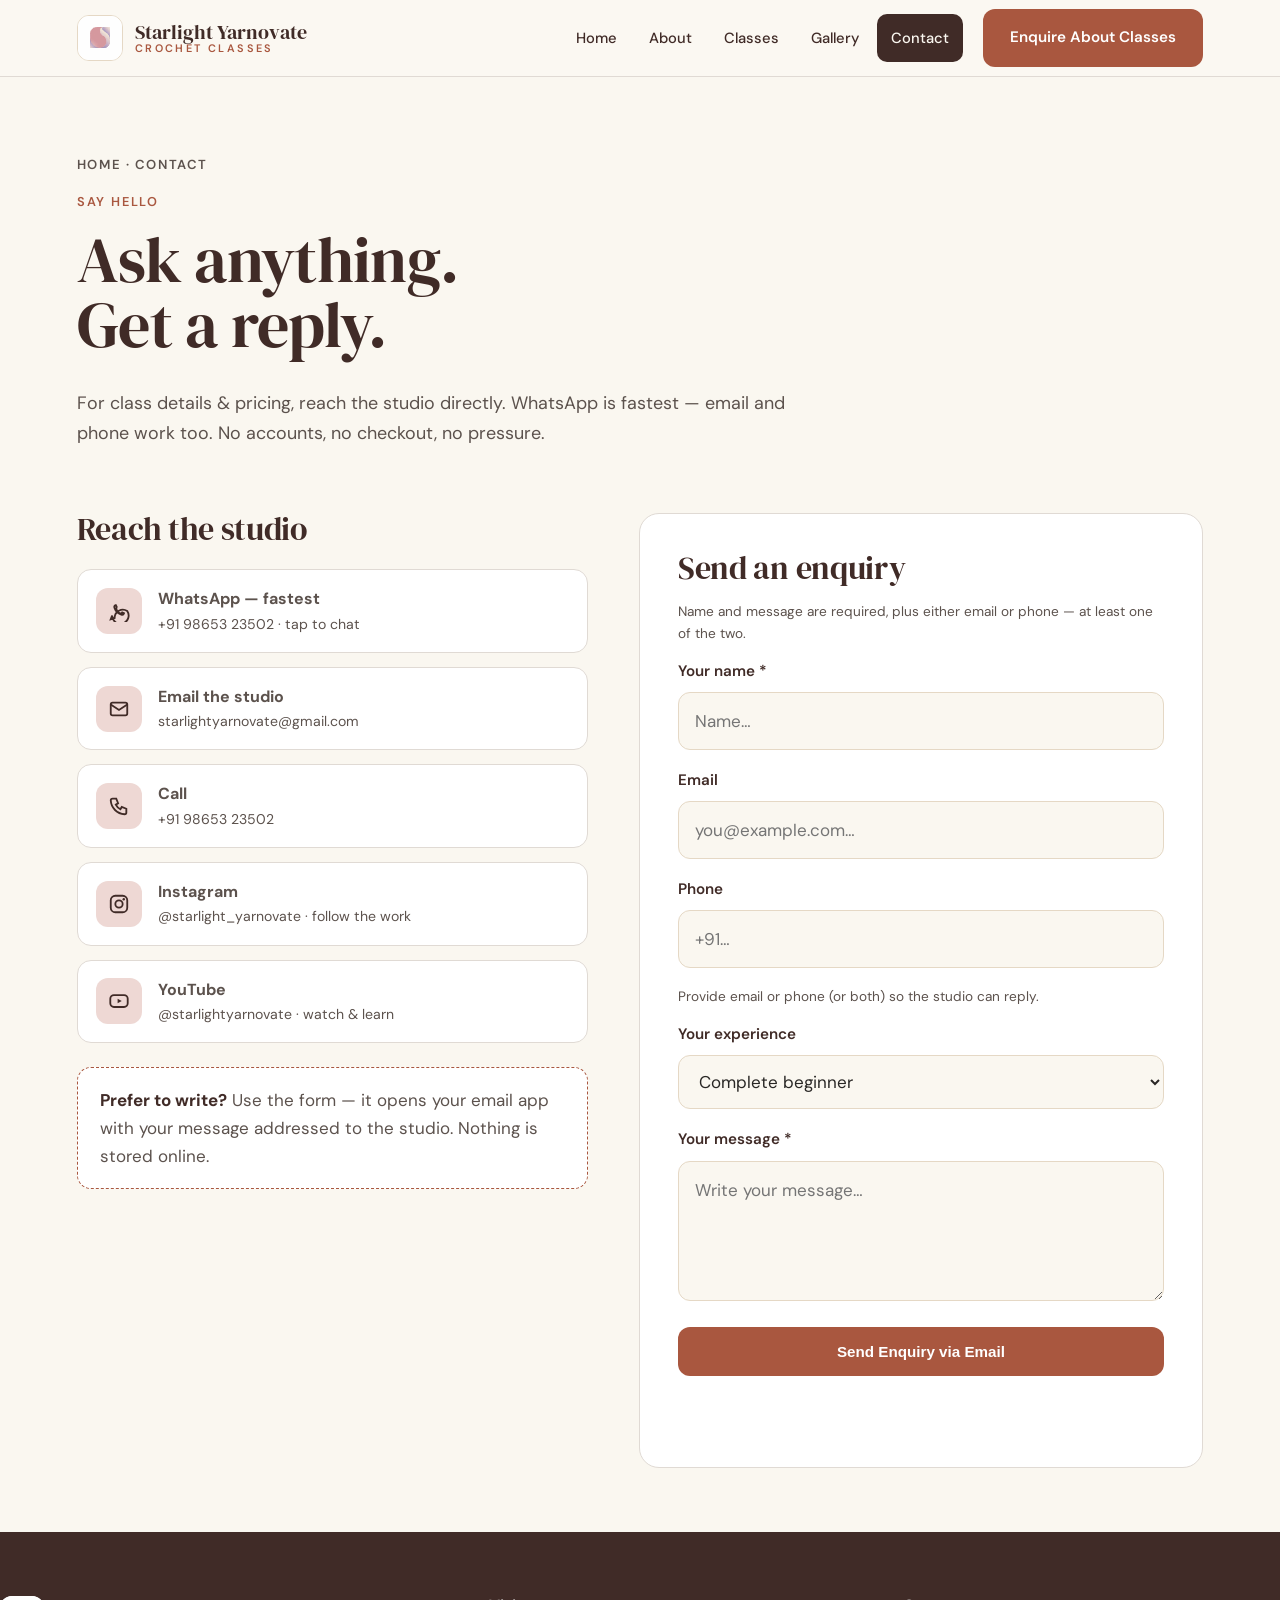
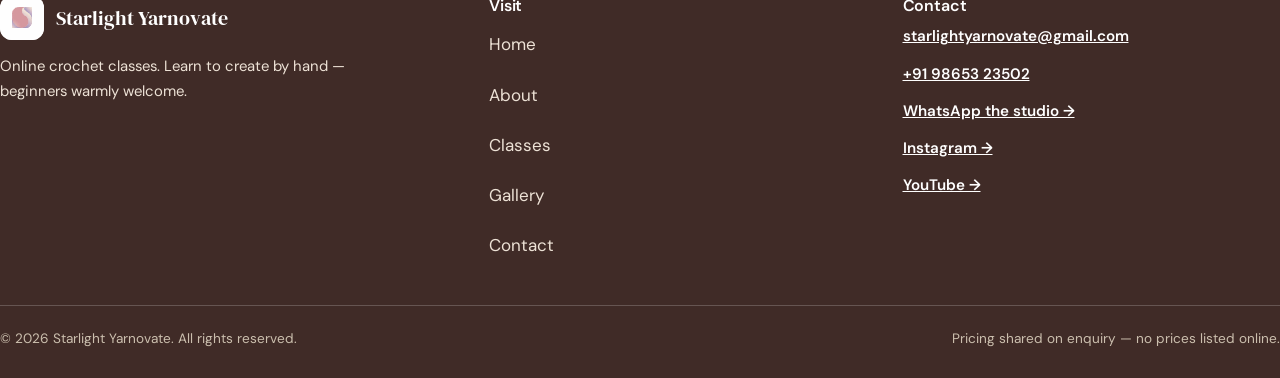
<file: contact.html>
<!DOCTYPE html>
<html lang="en">
<head>
<meta charset="UTF-8">
<meta name="viewport" content="width=device-width, initial-scale=1">
<title>Contact — Starlight Yarnovate</title>
<meta name="description" content="Contact Starlight Yarnovate for online crochet class details and pricing — WhatsApp, email, or phone.">
<meta name="theme-color" content="#FAF7F0">
<meta name="color-scheme" content="light">
<link rel="icon" type="image/svg+xml" href="favicon.svg">
<link rel="preconnect" href="https://fonts.googleapis.com">
<link rel="preconnect" href="https://fonts.gstatic.com" crossorigin>
<link href="https://fonts.googleapis.com/css2?family=DM+Sans:wght@400;500;600;700&family=DM+Serif+Display&display=swap" rel="stylesheet">
<link rel="stylesheet" href="styles.css">
<script src="script.js" defer></script>
</head>
<body>
<a class="skip-link" href="#main">Skip to main content</a>
<header class="site-header">
  <div class="wrap header-inner">
    <a class="brand" href="index.html" aria-label="Starlight Yarnovate — home">
      <img src="assets/logo.svg" width="46" height="46" alt="Starlight Yarnovate logo">
      <span class="brand-name" translate="no">Starlight Yarnovate<small>Crochet Classes</small></span>
    </a>
    <nav class="nav-desktop" aria-label="Primary">
      <a href="index.html">Home</a>
      <a href="about.html">About</a>
      <a href="classes.html">Classes</a>
      <a href="gallery.html">Gallery</a>
      <a href="contact.html" aria-current="page">Contact</a>
    </nav>
    <a class="btn btn-primary header-cta" href="https://wa.me/919865323502" target="_blank" rel="noopener">Enquire About Classes</a>
    <button class="menu-btn" type="button" data-menu-btn aria-expanded="false" aria-controls="mobile-nav" aria-label="Open menu">☰</button>
  </div>
  <nav class="mobile-nav" id="mobile-nav" data-mobile-nav aria-label="Mobile">
    <a href="index.html">Home</a>
    <a href="about.html">About</a>
    <a href="classes.html">Classes</a>
    <a href="gallery.html">Gallery</a>
    <a href="contact.html" aria-current="page">Contact</a>
    <a href="https://wa.me/919865323502" target="_blank" rel="noopener">Enquire About Classes →</a>
  </nav>
</header>
<main id="main">
  <section class="page-hero" aria-labelledby="pg-h">
    <div class="wrap">
      <p class="crumb"><a href="index.html">Home</a> · Contact</p>
      <p class="eyebrow">Say Hello</p>
      <h1 id="pg-h">Ask anything.<br>Get a reply.</h1>
      <p class="lede">For class details &amp; pricing, reach the studio directly. WhatsApp is fastest — email and phone work too. No accounts, no checkout, no pressure.</p>
    </div>
  </section>
  <section class="section-tight" aria-label="Contact options and enquiry form" style="padding-top:8px">
    <div class="wrap contact-split">
      <div>
        <h2 style="font-size:clamp(1.6rem,2.5vw,2.2rem)">Reach the studio</h2>
        <ul class="contact-list">
          <li><a href="https://wa.me/919865323502" target="_blank" rel="noopener">
            <span class="ic" aria-hidden="true"><svg viewBox="0 0 24 24" fill="none" stroke="currentColor" stroke-width="2"><path d="M21 12a9 9 0 1 1-16.5 5L3 21l4.2-1.4A9 9 0 0 1 21 12z"/><path d="M9 9.5c.5 2.5 3 5 5.5 5.5l1-1.5 2 1c-.5 1.5-1.5 2-3 1.5-3-1-6.5-4.5-7.5-7.5-.5-1.5 0-2.5 1.5-3l1 2z"/></svg></span>
            <span><strong>WhatsApp — fastest</strong><span>+91 98653 23502 · tap to chat</span></span></a></li>
          <li><a href="mailto:starlightyarnovate@gmail.com">
            <span class="ic" aria-hidden="true"><svg viewBox="0 0 24 24" fill="none" stroke="currentColor" stroke-width="2"><rect x="3" y="5" width="18" height="14" rx="2"/><path d="M3 7l9 6 9-6"/></svg></span>
            <span><strong>Email the studio</strong><span>starlightyarnovate@gmail.com</span></span></a></li>
          <li><a href="tel:+919865323502">
            <span class="ic" aria-hidden="true"><svg viewBox="0 0 24 24" fill="none" stroke="currentColor" stroke-width="2"><path d="M5 4h4l2 5-2.5 1.5a11 11 0 0 0 5 5L15 13l5 2v4a2 2 0 0 1-2 2A16 16 0 0 1 3 6a2 2 0 0 1 2-2z"/></svg></span>
            <span><strong>Call</strong><span>+91 98653 23502</span></span></a></li>
          <li><a href="https://www.instagram.com/starlight_yarnovate" target="_blank" rel="noopener">
            <span class="ic" aria-hidden="true"><svg viewBox="0 0 24 24" fill="none" stroke="currentColor" stroke-width="2"><rect x="3" y="3" width="18" height="18" rx="5"/><circle cx="12" cy="12" r="4"/><circle cx="17.2" cy="6.8" r="1.3" fill="currentColor" stroke="none"/></svg></span>
            <span><strong>Instagram</strong><span>@starlight_yarnovate · follow the work</span></span></a></li>
          <li><a href="https://www.youtube.com/@starlightyarnovate" target="_blank" rel="noopener">
            <span class="ic" aria-hidden="true"><svg viewBox="0 0 24 24" fill="none" stroke="currentColor" stroke-width="2"><rect x="2.5" y="5.5" width="19" height="13" rx="4"/><path d="M10.5 9.5l4.5 2.5-4.5 2.5z" fill="currentColor" stroke="none"/></svg></span>
            <span><strong>YouTube</strong><span>@starlightyarnovate · watch &amp; learn</span></span></a></li>
        </ul>
        <div class="notice"><strong>Prefer to write?</strong> Use the form — it opens your email app with your message addressed to the studio. Nothing is stored online.</div>
      </div>
      <div class="form-card">
        <h2 style="font-size:clamp(1.6rem,2.5vw,2.2rem)">Send an enquiry</h2>
        <form data-enquiry-form aria-describedby="form-note">
          <p class="hint" id="form-note">Name and message are required, plus either email or phone — at least one of the two.</p>
          <div class="field" data-field>
            <label for="f-name">Your name *</label>
            <input type="text" id="f-name" name="name" autocomplete="name" required maxlength="80" placeholder="Name…">
            <p class="error">Please enter your name.</p>
          </div>
          <div class="field" data-field data-contact-field>
            <label for="f-email">Email</label>
            <input type="email" id="f-email" name="email" autocomplete="email" spellcheck="false" maxlength="120" aria-describedby="contact-hint" placeholder="you@example.com…">
            <p class="error">Please enter a valid email address, or a phone number below.</p>
          </div>
          <div class="field" data-field data-contact-field>
            <label for="f-phone">Phone</label>
            <input type="tel" id="f-phone" name="phone" autocomplete="tel" inputmode="tel" maxlength="20" aria-describedby="contact-hint" placeholder="+91…">
            <p class="error">Please enter a valid phone number, or an email above.</p>
          </div>
          <p class="hint" id="contact-hint">Provide email or phone (or both) so the studio can reply.</p>
          <div class="field" data-field>
            <label for="f-level">Your experience</label>
            <select id="f-level" name="level" autocomplete="off">
              <option>Complete beginner</option>
              <option>Tried a little before</option>
              <option>Comfortable with basics</option>
              <option>Not sure yet</option>
            </select>
          </div>
          <div class="field" data-field>
            <label for="f-msg">Your message *</label>
            <textarea id="f-msg" name="message" required maxlength="2000" autocomplete="off" placeholder="Write your message…"></textarea>
            <p class="error">Please write a short message.</p>
          </div>
          <button class="btn btn-primary" type="submit" data-submit style="width:100%">Send Enquiry via Email</button>
          <p class="form-status" data-form-status aria-live="polite"></p>
        </form>
      </div>
    </div>
  </section>
</main>
<footer>
  <div class="wrap footer-grid">
    <div>
      <a class="footer-brand" href="index.html"><img src="assets/logo.svg" width="44" height="44" alt="Starlight Yarnovate logo"><span class="brand-name" translate="no">Starlight Yarnovate</span></a>
      <p style="font-size:.93rem;max-width:36ch">Online crochet classes. Learn to create by hand — beginners warmly welcome.</p>
    </div>
    <nav aria-label="Footer"><h3 style="font-size:1rem;font-family:var(--font-body);font-weight:600">Visit</h3>
      <ul><li><a href="index.html">Home</a></li><li><a href="about.html">About</a></li><li><a href="classes.html">Classes</a></li><li><a href="gallery.html">Gallery</a></li><li><a href="contact.html">Contact</a></li></ul>
    </nav>
    <div><h3 style="font-size:1rem;font-family:var(--font-body);font-weight:600">Contact</h3>
      <ul class="contact-lines">
        <li><a href="mailto:starlightyarnovate@gmail.com">starlightyarnovate@gmail.com</a></li>
        <li><a href="tel:+919865323502">+91 98653 23502</a></li>
        <li><a href="https://wa.me/919865323502" target="_blank" rel="noopener">WhatsApp the studio →</a></li>
        <li><a href="https://www.instagram.com/starlight_yarnovate" target="_blank" rel="noopener">Instagram →</a></li>
        <li><a href="https://www.youtube.com/@starlightyarnovate" target="_blank" rel="noopener">YouTube →</a></li>
      </ul>
    </div>
  </div>
  <div class="wrap fine"><span>© <span data-year>2026</span> <span translate="no">Starlight Yarnovate</span>. All rights reserved.</span><span>Pricing shared on enquiry — no prices listed online.</span></div>
</footer>
</body>
</html>
</file>
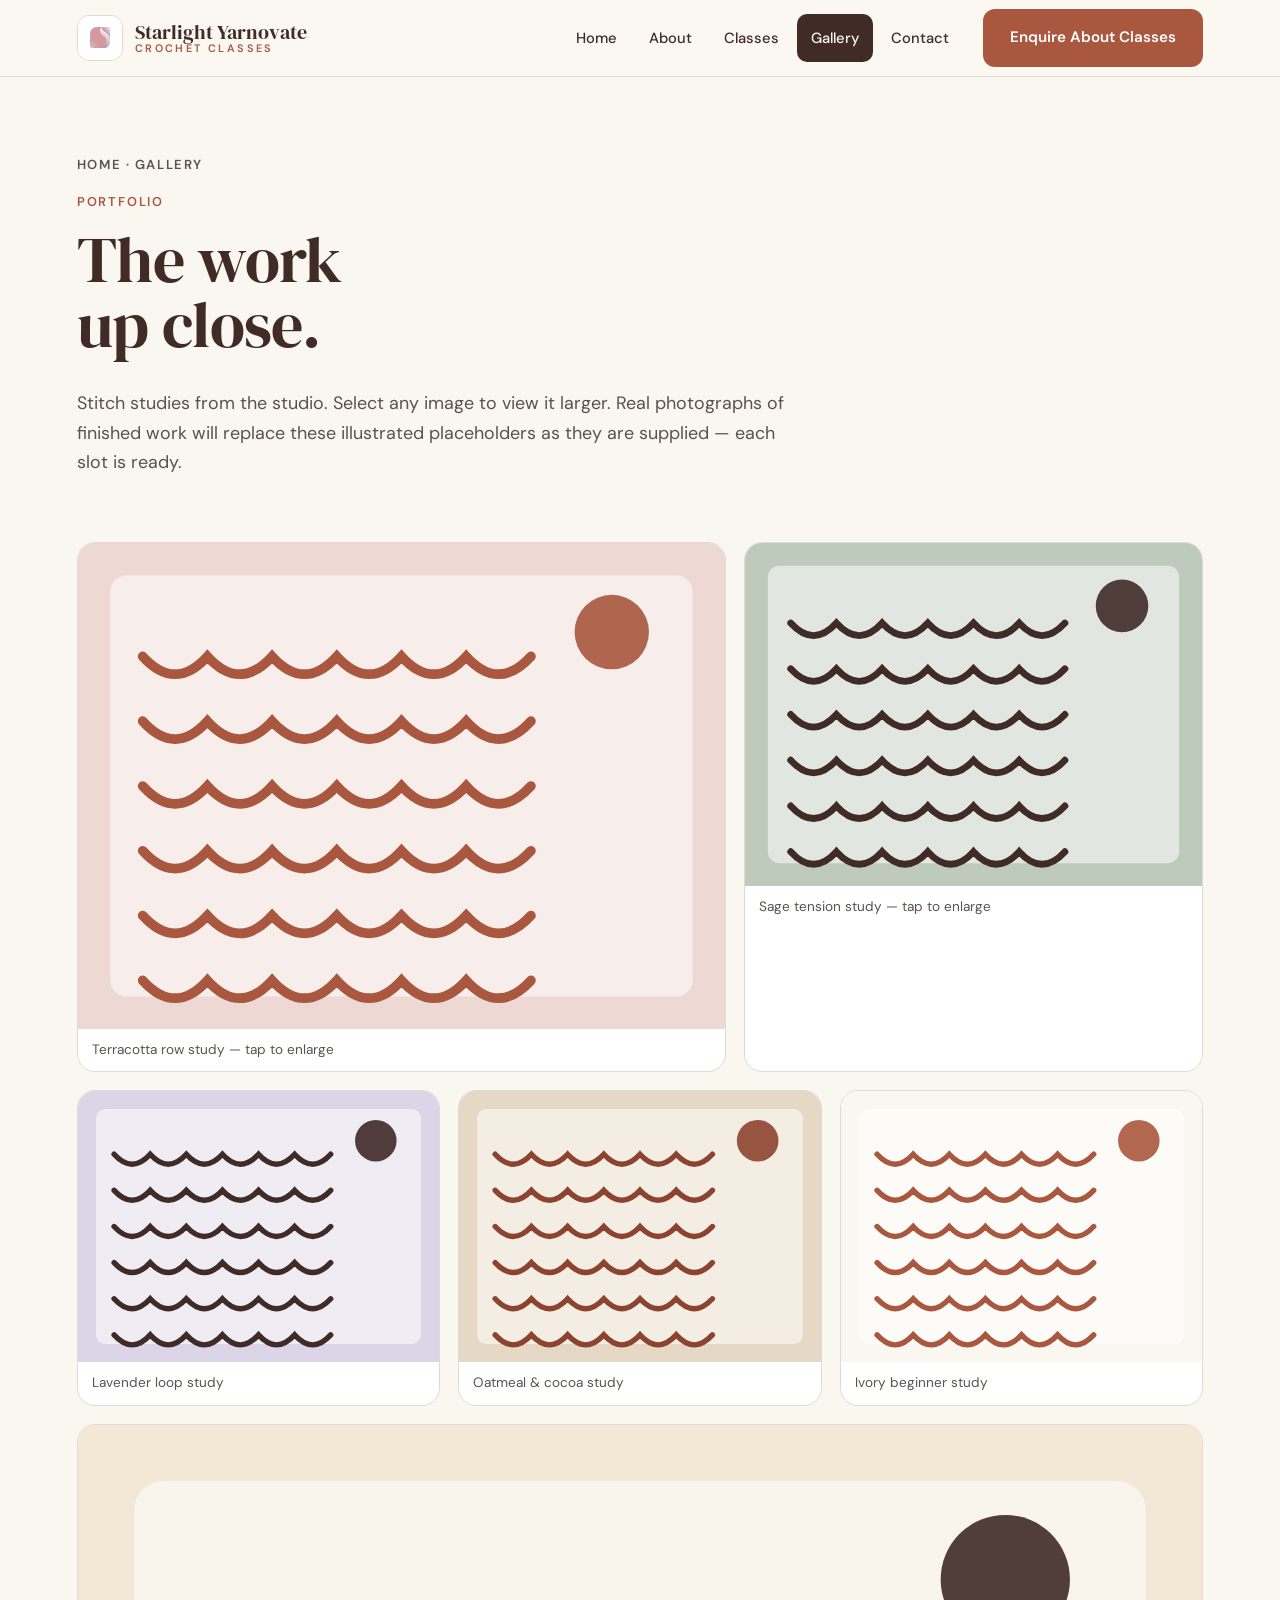
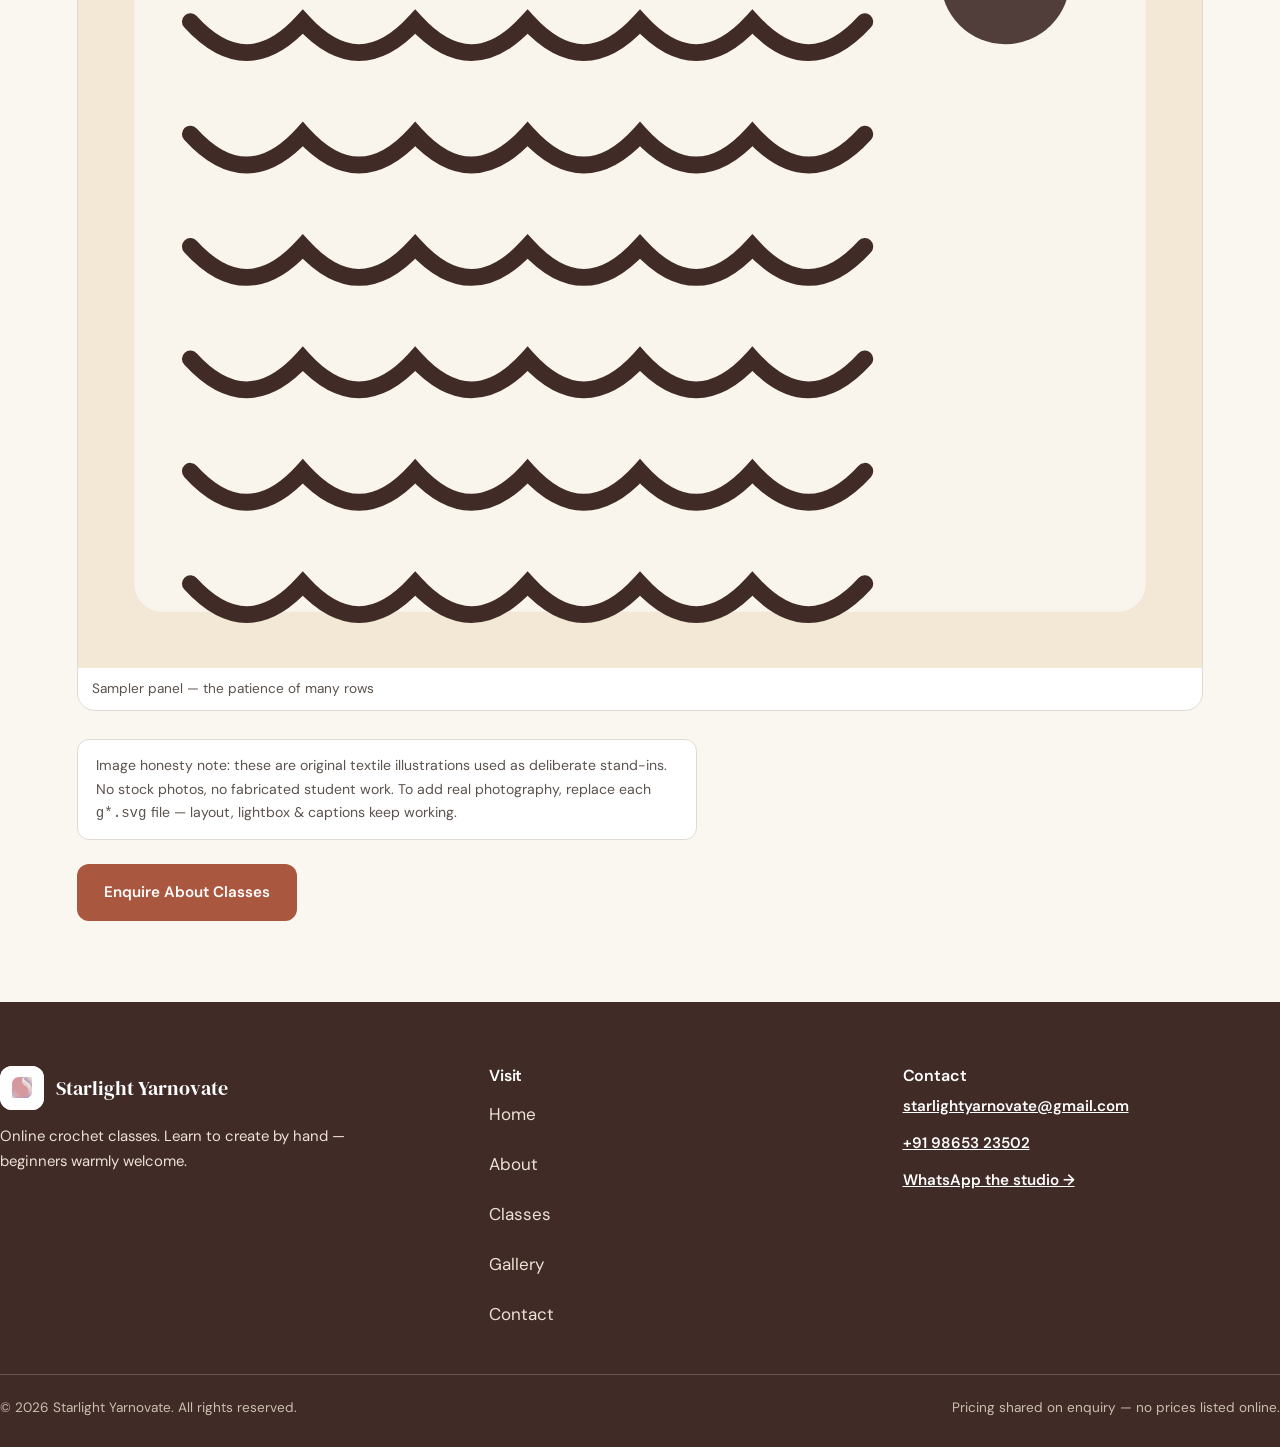
<file: gallery.html>
<!DOCTYPE html>
<html lang="en">
<head>
<meta charset="UTF-8">
<meta name="viewport" content="width=device-width, initial-scale=1">
<title>Gallery — Starlight Yarnovate</title>
<meta name="description" content="A visual collection of crochet texture and stitch work from Starlight Yarnovate.">
<meta name="theme-color" content="#FAF7F0">
<meta name="color-scheme" content="light">
<link rel="icon" type="image/svg+xml" href="favicon.svg">
<link rel="preconnect" href="https://fonts.googleapis.com">
<link rel="preconnect" href="https://fonts.gstatic.com" crossorigin>
<link href="https://fonts.googleapis.com/css2?family=DM+Sans:wght@400;500;600;700&family=DM+Serif+Display&display=swap" rel="stylesheet">
<link rel="stylesheet" href="styles.css">
<script src="script.js" defer></script>
</head>
<body>
<a class="skip-link" href="#main">Skip to main content</a>
<header class="site-header">
  <div class="wrap header-inner">
    <a class="brand" href="index.html" aria-label="Starlight Yarnovate — home">
      <img src="assets/logo.svg" width="46" height="46" alt="Starlight Yarnovate logo">
      <span class="brand-name" translate="no">Starlight Yarnovate<small>Crochet Classes</small></span>
    </a>
    <nav class="nav-desktop" aria-label="Primary">
      <a href="index.html">Home</a>
      <a href="about.html">About</a>
      <a href="classes.html">Classes</a>
      <a href="gallery.html" aria-current="page">Gallery</a>
      <a href="contact.html">Contact</a>
    </nav>
    <a class="btn btn-primary header-cta" href="https://wa.me/919865323502" target="_blank" rel="noopener">Enquire About Classes</a>
    <button class="menu-btn" type="button" data-menu-btn aria-expanded="false" aria-controls="mobile-nav" aria-label="Open menu">☰</button>
  </div>
  <nav class="mobile-nav" id="mobile-nav" data-mobile-nav aria-label="Mobile">
    <a href="index.html">Home</a>
    <a href="about.html">About</a>
    <a href="classes.html">Classes</a>
    <a href="gallery.html" aria-current="page">Gallery</a>
    <a href="contact.html">Contact</a>
    <a href="https://wa.me/919865323502" target="_blank" rel="noopener">Enquire About Classes →</a>
  </nav>
</header>
<main id="main">
  <section class="page-hero" aria-labelledby="pg-h">
    <div class="wrap">
      <p class="crumb"><a href="index.html">Home</a> · Gallery</p>
      <p class="eyebrow">Portfolio</p>
      <h1 id="pg-h">The work<br>up close.</h1>
      <p class="lede">Stitch studies from the studio. Select any image to view it larger. Real photographs of finished work will replace these illustrated placeholders as they are supplied — each slot is ready.</p>
    </div>
  </section>
  <section class="section-tight" aria-label="Crochet gallery" style="padding-top:8px">
    <div class="wrap">
      <!-- To replace an image: swap the img src with a real photo (same aspect), keep width/height + alt. -->
      <div class="gallery-grid">
        <figure class="g-a"><button type="button" data-lb-open data-caption="Terracotta row study — even chains and turning"><img src="assets/gallery/g1.svg" data-full="assets/gallery/g1.svg" width="800" height="600" alt="Cream crochet texture with terracotta stitch rows" loading="lazy"></button><figcaption>Terracotta row study — tap to enlarge</figcaption></figure>
        <figure class="g-b"><button type="button" data-lb-open data-caption="Sage tension study — relaxed, even loops"><img src="assets/gallery/g2.svg" data-full="assets/gallery/g2.svg" width="800" height="600" alt="Sage and cocoa crochet stitch texture" loading="lazy"></button><figcaption>Sage tension study — tap to enlarge</figcaption></figure>
        <figure class="g-c"><button type="button" data-lb-open data-caption="Lavender loop study — soft shell rhythm"><img src="assets/gallery/g3.svg" data-full="assets/gallery/g3.svg" width="800" height="600" alt="Lavender crochet stitch rows" loading="lazy"></button><figcaption>Lavender loop study</figcaption></figure>
        <figure class="g-d"><button type="button" data-lb-open data-caption="Oatmeal and cocoa study — contrast rows"><img src="assets/gallery/g4.svg" data-full="assets/gallery/g4.svg" width="800" height="600" alt="Oatmeal crochet texture with deep terracotta rows" loading="lazy"></button><figcaption>Oatmeal &amp; cocoa study</figcaption></figure>
        <figure class="g-e"><button type="button" data-lb-open data-caption="Ivory study — first neat rows"><img src="assets/gallery/g5.svg" data-full="assets/gallery/g5.svg" width="800" height="600" alt="Ivory crochet texture with terracotta accents" loading="lazy"></button><figcaption>Ivory beginner study</figcaption></figure>
        <figure class="g-f"><button type="button" data-lb-open data-caption="Natural light study — full sampler panel"><img src="assets/gallery/g6.svg" data-full="assets/gallery/g6.svg" width="800" height="600" alt="Warm natural crochet sampler texture" loading="lazy"></button><figcaption>Sampler panel — the patience of many rows</figcaption></figure>
      </div>
      <p class="swap-note">Image honesty note: these are original textile illustrations used as deliberate stand-ins. No stock photos, no fabricated student work. To add real photography, replace each <code>g*.svg</code> file — layout, lightbox &amp; captions keep working.</p>
      <p style="margin-top:24px"><a class="btn btn-primary" href="https://wa.me/919865323502" target="_blank" rel="noopener">Enquire About Classes</a></p>
    </div>
  </section>
</main>
<dialog class="lightbox" data-lightbox aria-labelledby="lb-cap">
  <img data-lb-img src="assets/gallery/g1.svg" alt="">
  <div class="lb-body">
    <p id="lb-cap" data-lb-cap style="margin:0 0 14px;color:var(--cocoa);font-weight:600">Artwork preview</p>
    <button class="btn btn-secondary" type="button" data-lb-close>Close</button>
  </div>
</dialog>
<footer>
  <div class="wrap footer-grid">
    <div>
      <a class="footer-brand" href="index.html"><img src="assets/logo.svg" width="44" height="44" alt="Starlight Yarnovate logo"><span class="brand-name" translate="no">Starlight Yarnovate</span></a>
      <p style="font-size:.93rem;max-width:36ch">Online crochet classes. Learn to create by hand — beginners warmly welcome.</p>
    </div>
    <nav aria-label="Footer"><h3 style="font-size:1rem;font-family:var(--font-body);font-weight:600">Visit</h3>
      <ul><li><a href="index.html">Home</a></li><li><a href="about.html">About</a></li><li><a href="classes.html">Classes</a></li><li><a href="gallery.html">Gallery</a></li><li><a href="contact.html">Contact</a></li></ul>
    </nav>
    <div><h3 style="font-size:1rem;font-family:var(--font-body);font-weight:600">Contact</h3>
      <ul class="contact-lines">
        <li><a href="mailto:starlightyarnovate@gmail.com">starlightyarnovate@gmail.com</a></li>
        <li><a href="tel:+919865323502">+91 98653 23502</a></li>
        <li><a href="https://wa.me/919865323502" target="_blank" rel="noopener">WhatsApp the studio →</a></li>
      </ul>
    </div>
  </div>
  <div class="wrap fine"><span>© <span data-year>2026</span> <span translate="no">Starlight Yarnovate</span>. All rights reserved.</span><span>Pricing shared on enquiry — no prices listed online.</span></div>
</footer>
</body>
</html>
</file>
<file: styles.css>
/* Starlight Yarnovate — Visual Design System v1.0
   Pastel in atmosphere. Bold in typography. Tactile in imagery. Precise in layout. */
:root{
  --ivory:#FAF7F0; --blush:#EED8D4; --sage:#BECBBC; --lavender:#DCD5E8;
  --cocoa:#402B27; --terracotta:#A9573F; --terracotta-deep:#8C4430;
  --oatmeal:#E5D8C5; --white:#FFFFFF; --charcoal:#292725;
  --ink:var(--cocoa); --muted:#5C524D;
  --line:color-mix(in srgb, var(--cocoa) 14%, var(--ivory));
  --radius-s:10px; --radius-m:18px;
  --gutter:clamp(20px,6vw,88px);
  --max:1440px;
  --font-display:"DM Serif Display",Georgia,serif;
  --font-body:"DM Sans",Manrope,Arial,sans-serif;
  --shadow:0 1px 0 rgba(64,43,39,.06),0 18px 44px -22px rgba(64,43,39,.28);
}
*{box-sizing:border-box}
html{scroll-behavior:smooth;overscroll-behavior:auto}
@media (pointer:fine){html{overscroll-behavior:none}}
body{
  margin:0;background:var(--ivory);color:var(--charcoal);
  font-family:var(--font-body);font-size:1.0625rem;line-height:1.65;
  -webkit-tap-highlight-color:rgba(169,87,63,.22);
  overflow-x:hidden;
}
h1,h2,h3{font-family:var(--font-display);color:var(--cocoa);line-height:1.02;
  text-wrap:balance;margin:0 0 .5em;letter-spacing:-.01em;font-weight:400}
h1{font-size:clamp(3.2rem,6.5vw,6.5rem)}
h2{font-size:clamp(2rem,3.5vw,3.2rem)}
h3{font-size:1.35rem;line-height:1.25}
p{margin:0 0 1em;max-width:62ch}
a{color:var(--terracotta);touch-action:manipulation}
img,svg{display:block;max-width:100%}
img{height:auto}
::selection{background:var(--terracotta);color:#fff}
:focus{outline:none}
:focus-visible{outline:3px solid var(--terracotta);outline-offset:3px;border-radius:4px}
.skip-link{position:absolute;left:16px;top:-60px;z-index:200;background:var(--cocoa);color:#fff;
  padding:12px 18px;border-radius:10px;text-decoration:none;transition:top .2s ease}
.skip-link:focus-visible{top:12px;color:#fff}
.wrap{max-width:var(--max);margin-inline:auto;padding-inline:var(--gutter)}
section{scroll-margin-top:96px}
.eyebrow{font-size:.8rem;font-weight:600;letter-spacing:.14em;text-transform:uppercase;
  color:var(--terracotta);margin:0 0 14px}
.lede{font-size:clamp(1.05rem,1.4vw,1.25rem);color:var(--muted);max-width:56ch}
/* ---------- Header ---------- */
.site-header{position:sticky;top:0;z-index:100;background:color-mix(in srgb,var(--ivory) 88%,#fff);
  backdrop-filter:none;border-bottom:1px solid var(--line)}
.header-inner{display:flex;align-items:center;gap:20px;min-height:76px}
.brand{display:flex;align-items:center;gap:12px;text-decoration:none;color:var(--cocoa);min-width:0;margin-right:auto}
.brand img{width:46px;height:46px;object-fit:cover;border-radius:12px;border:1px solid var(--oatmeal);background:#fff;flex:none}
.brand-name{font-family:var(--font-display);font-size:1.25rem;line-height:1.1;white-space:nowrap}
.brand-name small{display:block;font-family:var(--font-body);font-size:.68rem;font-weight:600;
  letter-spacing:.22em;text-transform:uppercase;color:var(--terracotta)}
.nav-desktop{display:flex;align-items:center;gap:4px}
.nav-desktop a{color:var(--cocoa);text-decoration:none;font-size:.92rem;font-weight:500;
  padding:12px 14px;border-radius:10px;min-height:44px;display:inline-flex;align-items:center;
  transition:background-color .2s ease,color .2s ease}
.nav-desktop a:hover{background:var(--oatmeal);color:var(--cocoa)}
.nav-desktop a[aria-current="page"]{background:var(--cocoa);color:var(--ivory)}
.btn{display:inline-flex;align-items:center;justify-content:center;gap:10px;text-decoration:none;
  font-weight:600;font-size:.95rem;padding:15px 26px;border-radius:12px;border:1.5px solid transparent;
  min-height:48px;cursor:pointer;touch-action:manipulation;
  transition:background-color .2s ease,color .2s ease,border-color .2s ease,transform .2s ease}
.btn-primary{background:var(--terracotta);color:#fff}
.btn-primary:hover{background:var(--terracotta-deep);color:#fff}
.btn-secondary{background:transparent;color:var(--cocoa);border-color:var(--cocoa)}
.btn-secondary:hover{background:var(--cocoa);color:var(--ivory)}
.btn:active{transform:translateY(1px)}
.header-cta{white-space:nowrap}
.menu-btn{display:none;background:none;border:1.5px solid var(--cocoa);border-radius:10px;
  width:48px;height:48px;color:var(--cocoa);font-size:1.3rem;cursor:pointer}
.mobile-nav{display:none;border-top:1px solid var(--line);background:var(--ivory);padding:8px 20px 20px;overscroll-behavior:contain}
.mobile-nav.open{display:block}
.mobile-nav a{display:flex;align-items:center;min-height:48px;color:var(--cocoa);text-decoration:none;
  font-weight:600;padding:10px 6px;border-bottom:1px solid var(--line)}
.mobile-nav a[aria-current="page"]{color:var(--terracotta)}
/* ---------- Hero (signature, asymmetric) ---------- */
.hero{padding:clamp(48px,6vw,112px) 0 clamp(48px,5vw,88px);position:relative}
.hero-grid{display:grid;grid-template-columns:1.04fr .96fr;gap:clamp(32px,5vw,88px);align-items:center}
.hero-copy .eyebrow{display:flex;align-items:center;gap:12px}
.eyebrow-rule{display:inline-block;width:44px;height:2px;background:var(--terracotta)}
.hero h1 em{font-style:italic;color:var(--terracotta)}
.hero-actions{display:flex;flex-wrap:wrap;gap:14px;margin:30px 0 22px}
.hero-note{font-size:.92rem;color:var(--muted);border-left:3px solid var(--sage);padding-left:14px;max-width:46ch}
.hero-figure{position:relative;min-width:0}
.hero-field{position:absolute;inset:8% -4% -6% 12%;background:var(--oatmeal);border-radius:24px;z-index:0}
.hero-figure img.main{position:relative;z-index:1;width:100%;aspect-ratio:4/4.6;object-fit:cover;
  border-radius:999px 999px var(--radius-m) var(--radius-m);border:6px solid var(--white);box-shadow:var(--shadow)}
.hero-ticket{position:absolute;z-index:2;left:-8px;bottom:36px;background:var(--white);border:1px solid var(--line);
  border-radius:14px;padding:14px 18px;box-shadow:var(--shadow);max-width:250px}
.hero-ticket strong{font-family:var(--font-display);font-size:1.05rem;color:var(--cocoa);display:block}
.hero-ticket span{font-size:.85rem;color:var(--muted)}
.hero-stitch{position:absolute;z-index:2;top:-14px;right:8%;background:var(--cocoa);color:var(--ivory);
  font-size:.75rem;font-weight:600;letter-spacing:.16em;text-transform:uppercase;
  padding:10px 16px;border-radius:999px}
/* ---------- Sections ---------- */
.section{padding:clamp(64px,7vw,112px) 0}
.section-tight{padding:clamp(48px,5vw,88px) 0}
.split{display:grid;grid-template-columns:1fr 1fr;gap:clamp(32px,5vw,88px);align-items:start}
.split.flip > :first-child{order:2}
.rule{border:none;border-top:1px solid var(--line);margin:0}
.number-list{list-style:none;margin:28px 0 0;padding:0;display:grid;gap:0;border-top:1px solid var(--line)}
.number-list li{display:grid;grid-template-columns:64px 1fr;gap:18px;padding:22px 0;border-bottom:1px solid var(--line)}
.number-list b{font-family:var(--font-display);font-size:1.6rem;color:var(--terracotta);font-weight:400}
.number-list strong{display:block;color:var(--cocoa);font-size:1.05rem;margin-bottom:4px}
.number-list p{margin:0;color:var(--muted);font-size:.98rem}
.blush-panel{background:var(--blush);border-radius:22px;padding:clamp(28px,4vw,56px)}
.sage-panel{background:var(--sage);border-radius:22px;padding:clamp(28px,4vw,56px);color:#26302a}
.sage-panel h2,.sage-panel h3{color:#26302a}
.cocoa-panel{background:var(--cocoa);color:var(--ivory);border-radius:22px;padding:clamp(32px,4.5vw,64px)}
.cocoa-panel h2{color:var(--ivory)}
.cocoa-panel p{color:#EDE2D6}
.cocoa-panel a{color:#fff}
/* learning overview: editorial rows, not cards */
.thread-rows{margin-top:36px;border-top:2px solid var(--cocoa)}
.thread-row{display:grid;grid-template-columns:120px 1fr auto;gap:24px;align-items:center;
  padding:26px 0;border-bottom:1px solid var(--line)}
.thread-row .no{font-family:var(--font-display);font-size:1rem;color:var(--terracotta)}
.thread-row h3{margin:0 0 4px}
.thread-row p{margin:0;color:var(--muted);font-size:.96rem;max-width:52ch}
.thread-row a{white-space:nowrap;color:var(--cocoa);font-weight:600;font-size:.9rem;text-decoration-thickness:1.5px}
/* gallery strip */
.strip{display:grid;grid-template-columns:repeat(12,1fr);gap:18px;margin-top:36px}
.strip figure{margin:0;overflow:hidden;border-radius:var(--radius-m);border:1px solid var(--line);background:#fff}
.strip img{width:100%;height:100%;object-fit:cover;aspect-ratio:4/3;transition:transform .3s ease}
.strip figure:hover img{transform:scale(1.03)}
.strip .s1{grid-column:span 7}.strip .s2{grid-column:span 5}
.strip .s3{grid-column:span 5}.strip .s4{grid-column:span 7}
figcaption{font-size:.85rem;color:var(--muted);padding:10px 14px}
/* instructor */
.instructor{display:grid;grid-template-columns:.9fr 1.1fr;gap:clamp(28px,4vw,64px);align-items:center}
.instructor img{width:100%;aspect-ratio:4/5;object-fit:cover;border-radius:var(--radius-m);border:6px solid #fff;box-shadow:var(--shadow)}
.sig{font-family:var(--font-display);font-style:italic;font-size:1.4rem;color:var(--terracotta)}
/* CTA band */
.cta-band{display:flex;flex-wrap:wrap;align-items:center;gap:24px;justify-content:space-between}
.cta-band .btn-row{display:flex;flex-wrap:wrap;gap:12px}
/* footer */
footer{background:var(--cocoa);color:#EDE2D6;margin-top:0}
.footer-grid{display:grid;grid-template-columns:1.2fr 1fr 1fr;gap:36px;padding:64px 0 40px}
footer h2,footer h3{color:#fff}
.footer-brand{display:flex;align-items:center;gap:12px;color:#fff;text-decoration:none;margin-bottom:14px}
.footer-brand img{width:44px;height:44px;border-radius:12px;object-fit:cover;background:#fff}
footer a{color:#EDE2D6}
footer nav ul{list-style:none;margin:0;padding:0;display:grid;gap:10px}
footer nav a{text-decoration:none;padding:6px 0;display:inline-block}
footer nav a:hover{text-decoration:underline}
.contact-lines{list-style:none;margin:0;padding:0;display:grid;gap:12px;font-size:.95rem}
.contact-lines a{color:#fff;font-weight:600}
.fine{border-top:1px solid rgba(255,255,255,.2);padding:22px 0 28px;font-size:.85rem;color:#CBBFAE;
  display:flex;flex-wrap:wrap;gap:10px;justify-content:space-between}
/* ---------- Page hero (interior) ---------- */
.page-hero{padding:clamp(48px,6vw,96px) 0 clamp(24px,3vw,48px)}
.page-hero h1{font-size:clamp(2.7rem,5vw,4.8rem)}
.page-hero .lede{max-width:60ch}
.crumb{font-size:.82rem;font-weight:600;letter-spacing:.12em;text-transform:uppercase;color:var(--muted);margin-bottom:16px}
.crumb a{color:var(--muted);text-decoration:none}
/* classes */
.level{display:grid;grid-template-columns:88px 1fr;gap:24px;padding:34px 0;border-top:1px solid var(--line)}
.level:last-child{border-bottom:1px solid var(--line)}
.level .mark{width:72px;height:72px;border-radius:50%;display:flex;align-items:center;justify-content:center;
  font-family:var(--font-display);font-size:1.5rem;background:var(--blush);color:var(--cocoa);border:1px solid var(--line)}
.level:nth-child(2) .mark{background:var(--sage)}
.level:nth-child(3) .mark{background:var(--lavender)}
.level ul{margin:12px 0 0;padding-left:20px;color:var(--muted)}
.faq{border-top:1px solid var(--line);margin-top:8px}
.faq details{border-bottom:1px solid var(--line);padding:6px 0}
.faq summary{cursor:pointer;font-weight:600;color:var(--cocoa);padding:16px 4px;min-height:48px;font-size:1.02rem}
.faq summary:hover{color:var(--terracotta)}
.faq details p{padding:0 4px 18px;color:var(--muted)}
.notice{background:#fff;border:1px dashed var(--terracotta);border-radius:14px;padding:18px 22px;color:var(--muted)}
.notice strong{color:var(--cocoa)}
/* gallery page */
.gallery-grid{display:grid;grid-template-columns:repeat(12,1fr);gap:18px}
.gallery-grid figure{margin:0;background:#fff;border:1px solid var(--line);border-radius:var(--radius-m);overflow:hidden}
.gallery-grid img{width:100%;object-fit:cover;transition:transform .3s ease}
.gallery-grid figure:hover img{transform:scale(1.025)}
.g-a{grid-column:span 7}.g-b{grid-column:span 5}.g-c{grid-column:span 4}
.g-d{grid-column:span 4}.g-e{grid-column:span 4}.g-f{grid-column:span 12}
.gallery-grid button{all:unset;display:block;cursor:pointer;width:100%}
.gallery-grid button:focus-visible{outline:3px solid var(--terracotta);outline-offset:4px}
.lightbox{border:none;border-radius:18px;padding:0;max-width:min(920px,92vw);background:var(--ivory);overscroll-behavior:contain}
.lightbox::backdrop{background:rgba(41,39,37,.6)}
.lightbox img{width:100%;max-height:70vh;object-fit:contain;background:#fff}
.lightbox .lb-body{padding:20px 26px 26px}
.lightbox .lb-body p{color:var(--muted)}
/* contact */
.contact-split{display:grid;grid-template-columns:.95fr 1.05fr;gap:clamp(28px,4vw,64px);align-items:start}
.contact-list{list-style:none;margin:24px 0;padding:0;display:grid;gap:14px}
.contact-list a{display:flex;align-items:center;gap:16px;background:#fff;border:1px solid var(--line);
  border-radius:14px;padding:16px 18px;text-decoration:none;color:var(--cocoa);min-height:64px;
  transition:border-color .2s ease,background-color .2s ease}
.contact-list a:hover{border-color:var(--terracotta);background:#FFFDF8}
.contact-list .ic{width:46px;height:46px;flex:none;border-radius:12px;background:var(--blush);
  display:flex;align-items:center;justify-content:center;color:var(--cocoa)}
.contact-list .ic svg{width:22px;height:22px}
.contact-list strong{display:block;font-size:1rem}
.contact-list span{font-size:.88rem;color:var(--muted)}
.form-card{background:#fff;border:1px solid var(--line);border-radius:20px;padding:clamp(24px,3vw,40px)}
.field{margin-bottom:18px}
label{display:block;font-weight:600;color:var(--cocoa);margin-bottom:8px;font-size:.95rem}
input[type=text],input[type=email],input[type=tel],select,textarea{
  width:100%;font:inherit;color:var(--charcoal);background:var(--ivory);
  border:1.5px solid var(--oatmeal);border-radius:12px;padding:14px 16px;min-height:52px}
textarea{min-height:140px;resize:vertical}
input:focus-visible,select:focus-visible,textarea:focus-visible{outline:3px solid var(--terracotta);outline-offset:2px;border-color:var(--terracotta)}
.hint{font-size:.85rem;color:var(--muted);margin-top:6px}
.error{font-size:.88rem;color:#8C2F1B;margin-top:6px;display:none}
.field.invalid .error{display:block}
.field.invalid input,.field.invalid textarea,.field.invalid select{border-color:#8C2F1B}
.form-status{margin-top:14px;font-size:.95rem}
.form-status[aria-live]{min-height:1.6em}
/* reveal (restrained, reduced-motion safe) */
.reveal{opacity:0;transform:translateY(14px)}
.reveal.in{opacity:1;transform:none;transition:opacity .45s ease,transform .45s ease}
/* misc */
.two-col{display:grid;grid-template-columns:1fr 1fr;gap:clamp(24px,4vw,56px)}
.check-list{list-style:none;margin:18px 0 0;padding:0;display:grid;gap:12px}
.check-list li{display:flex;gap:12px;align-items:flex-start;color:var(--muted)}
.check-list svg{flex:none;width:22px;height:22px;color:var(--terracotta);margin-top:3px}
.swap-note{font-size:.88rem;color:var(--muted);background:#fff;border:1px solid var(--line);
  border-radius:12px;padding:14px 18px;margin-top:28px}
/* responsive */
@media (max-width:1020px){
  .nav-desktop,.header-cta{display:none}
  .menu-btn{display:inline-flex;align-items:center;justify-content:center}
  .hero-grid,.split,.instructor,.contact-split{grid-template-columns:1fr}
  .split.flip > :first-child{order:0}
  .hero-figure img.main{aspect-ratio:4/3.4;border-radius:28px}
  .hero-ticket{left:12px}
  .thread-row{grid-template-columns:56px 1fr}
  .thread-row a{grid-column:2}
  .footer-grid{grid-template-columns:1fr 1fr}
  .g-a,.g-b{grid-column:span 12}
  .g-c,.g-d,.g-e{grid-column:span 6}
}
@media (max-width:640px){
  body{font-size:1rem}
  .strip .s1,.strip .s2,.strip .s3,.strip .s4{grid-column:span 12}
  .g-c,.g-d,.g-e,.g-f{grid-column:span 12}
  .footer-grid{grid-template-columns:1fr}
  .hero-actions .btn{flex:1 1 100%}
  .level{grid-template-columns:1fr}
  .level .mark{width:60px;height:60px}
  .hero-ticket{position:static;margin-top:14px;max-width:none}
  .hero-stitch{top:8px}
}
@media (prefers-reduced-motion:reduce){
  html{scroll-behavior:auto}
  *,*::before,*::after{transition:none !important;animation:none !important}
  .reveal{opacity:1;transform:none}
}
</file>
